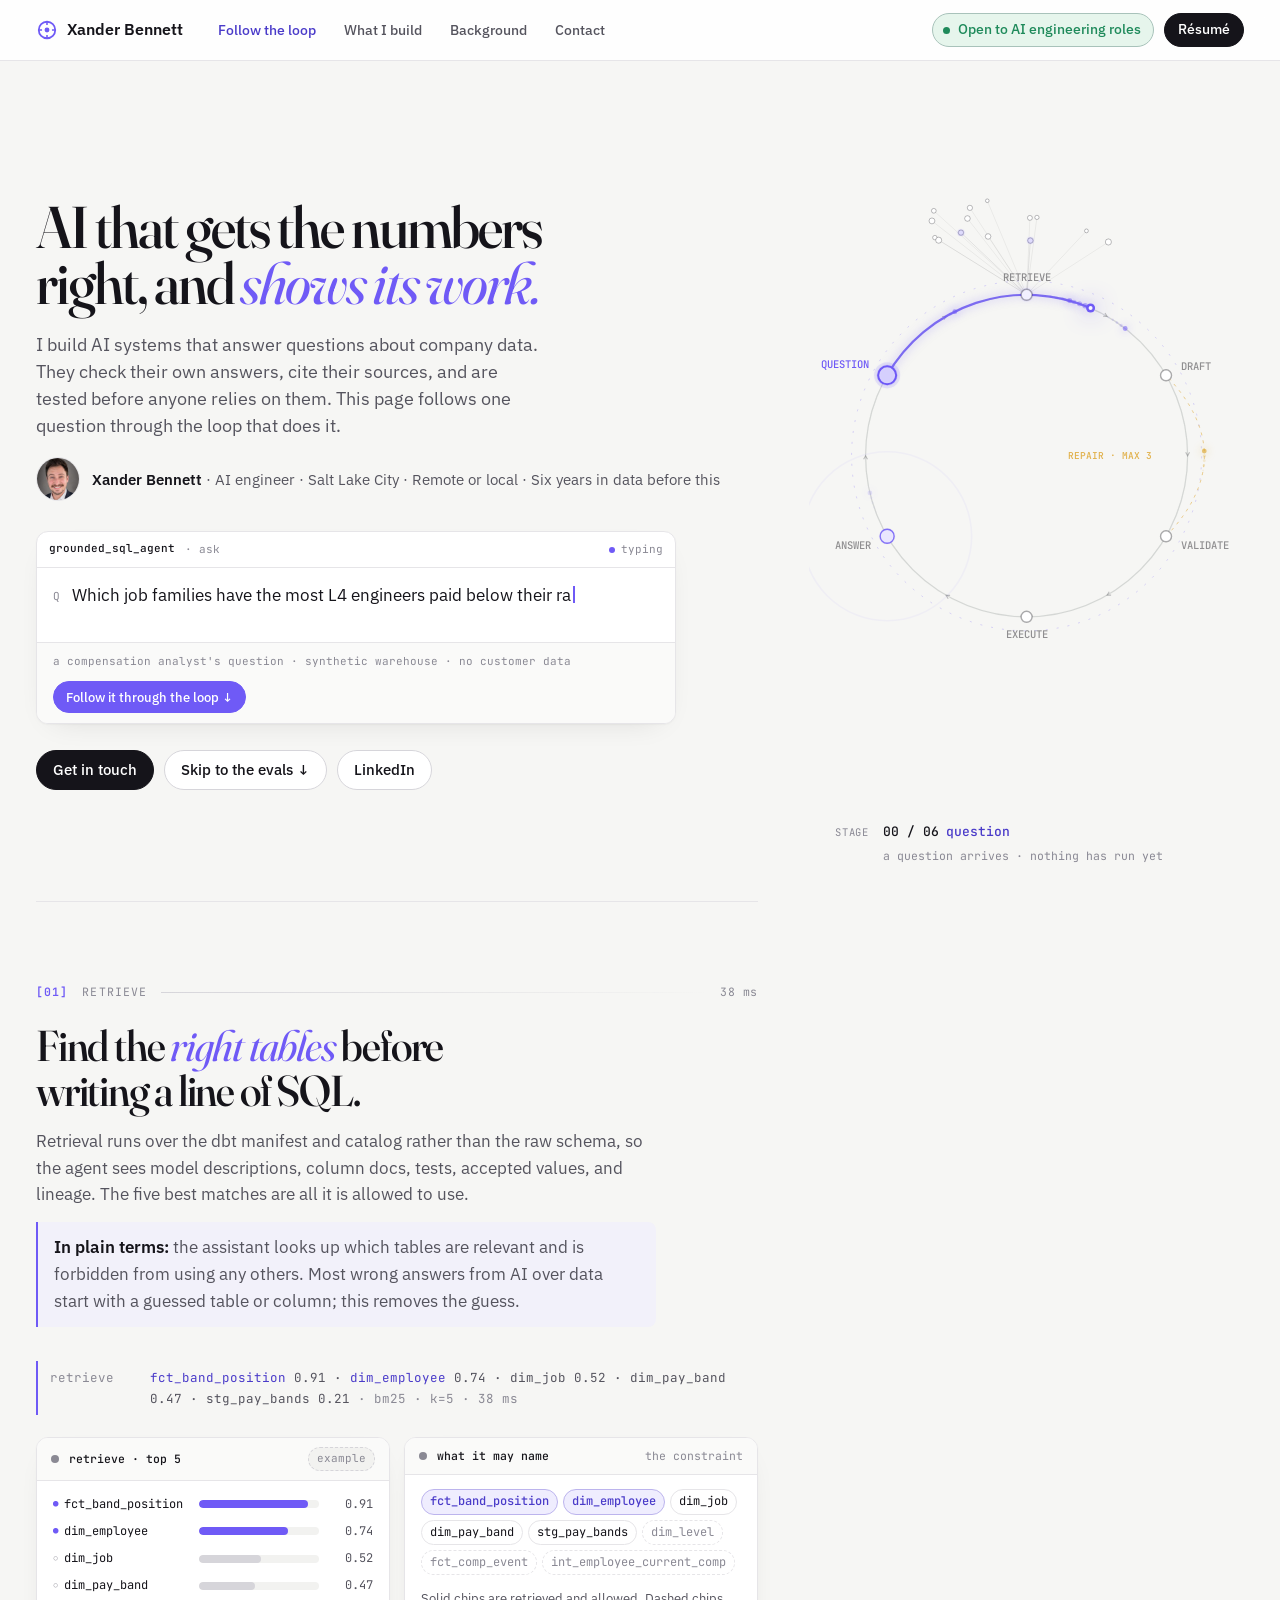
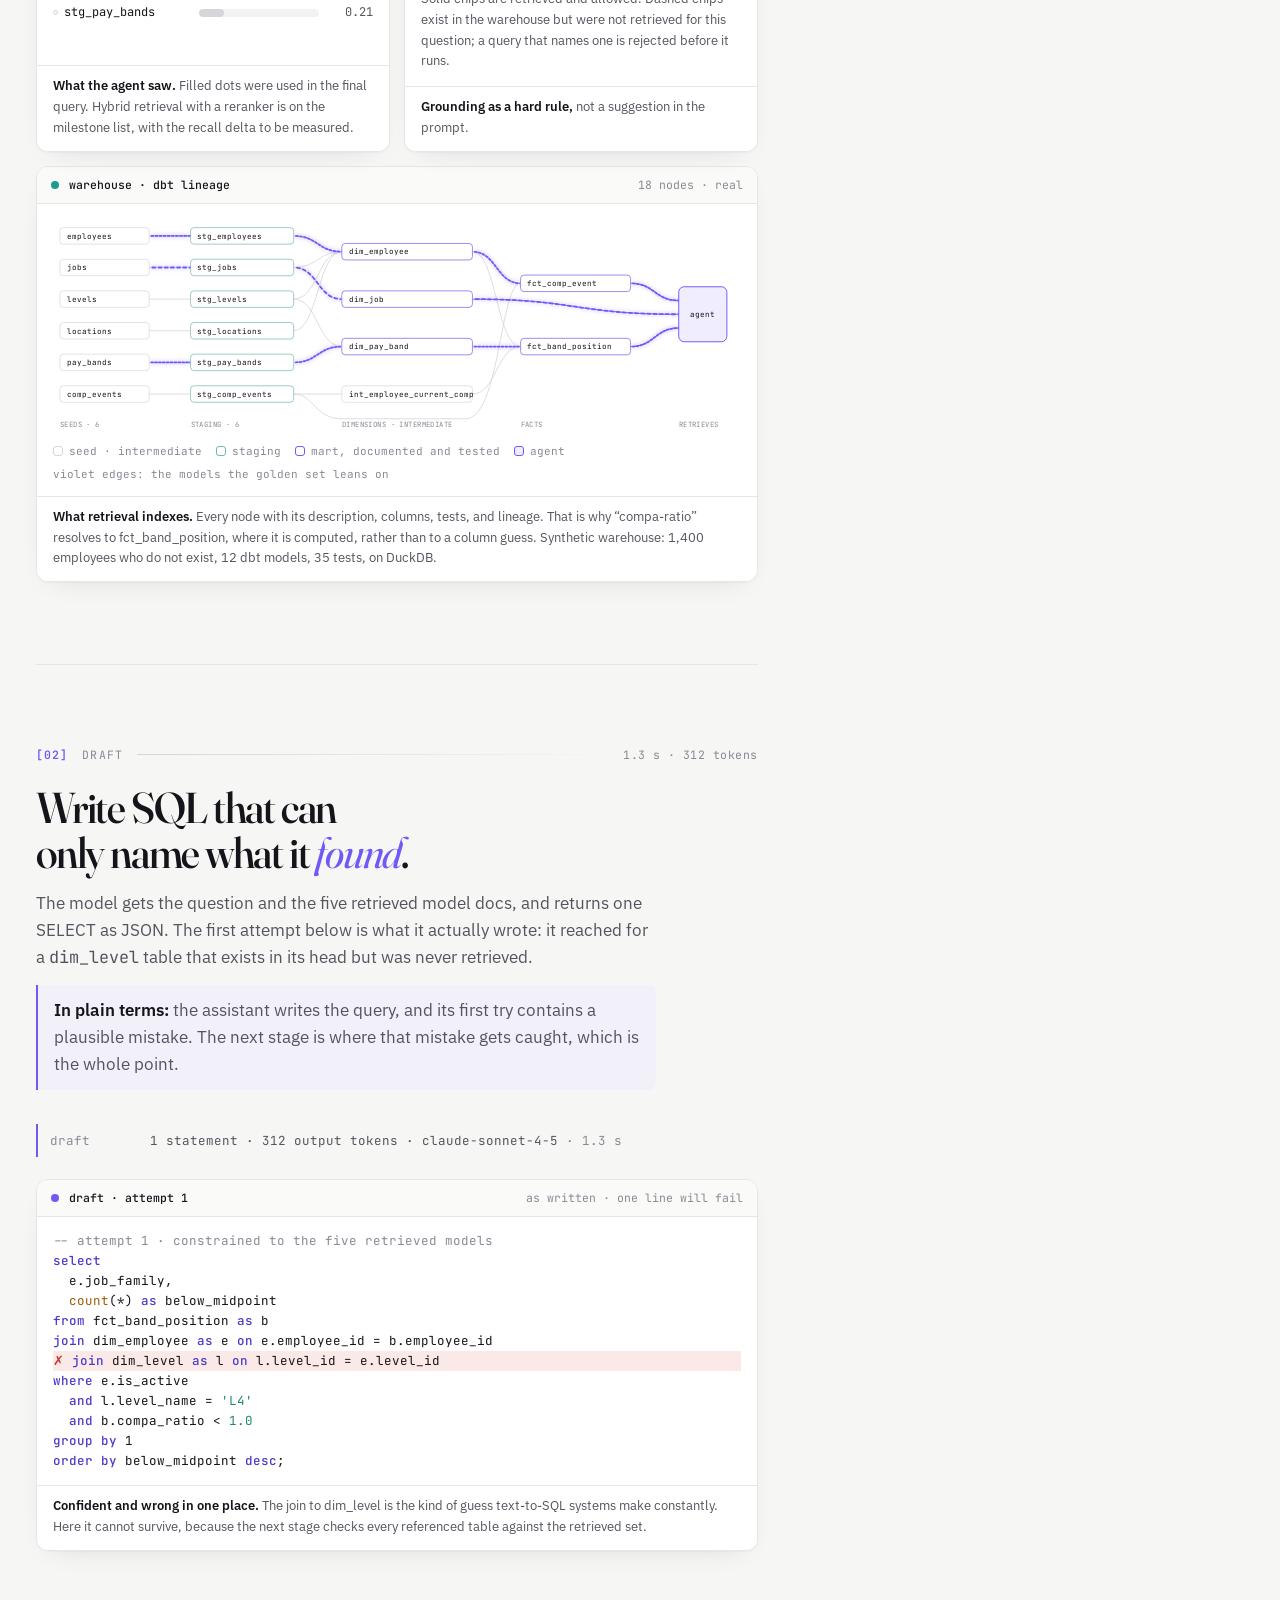
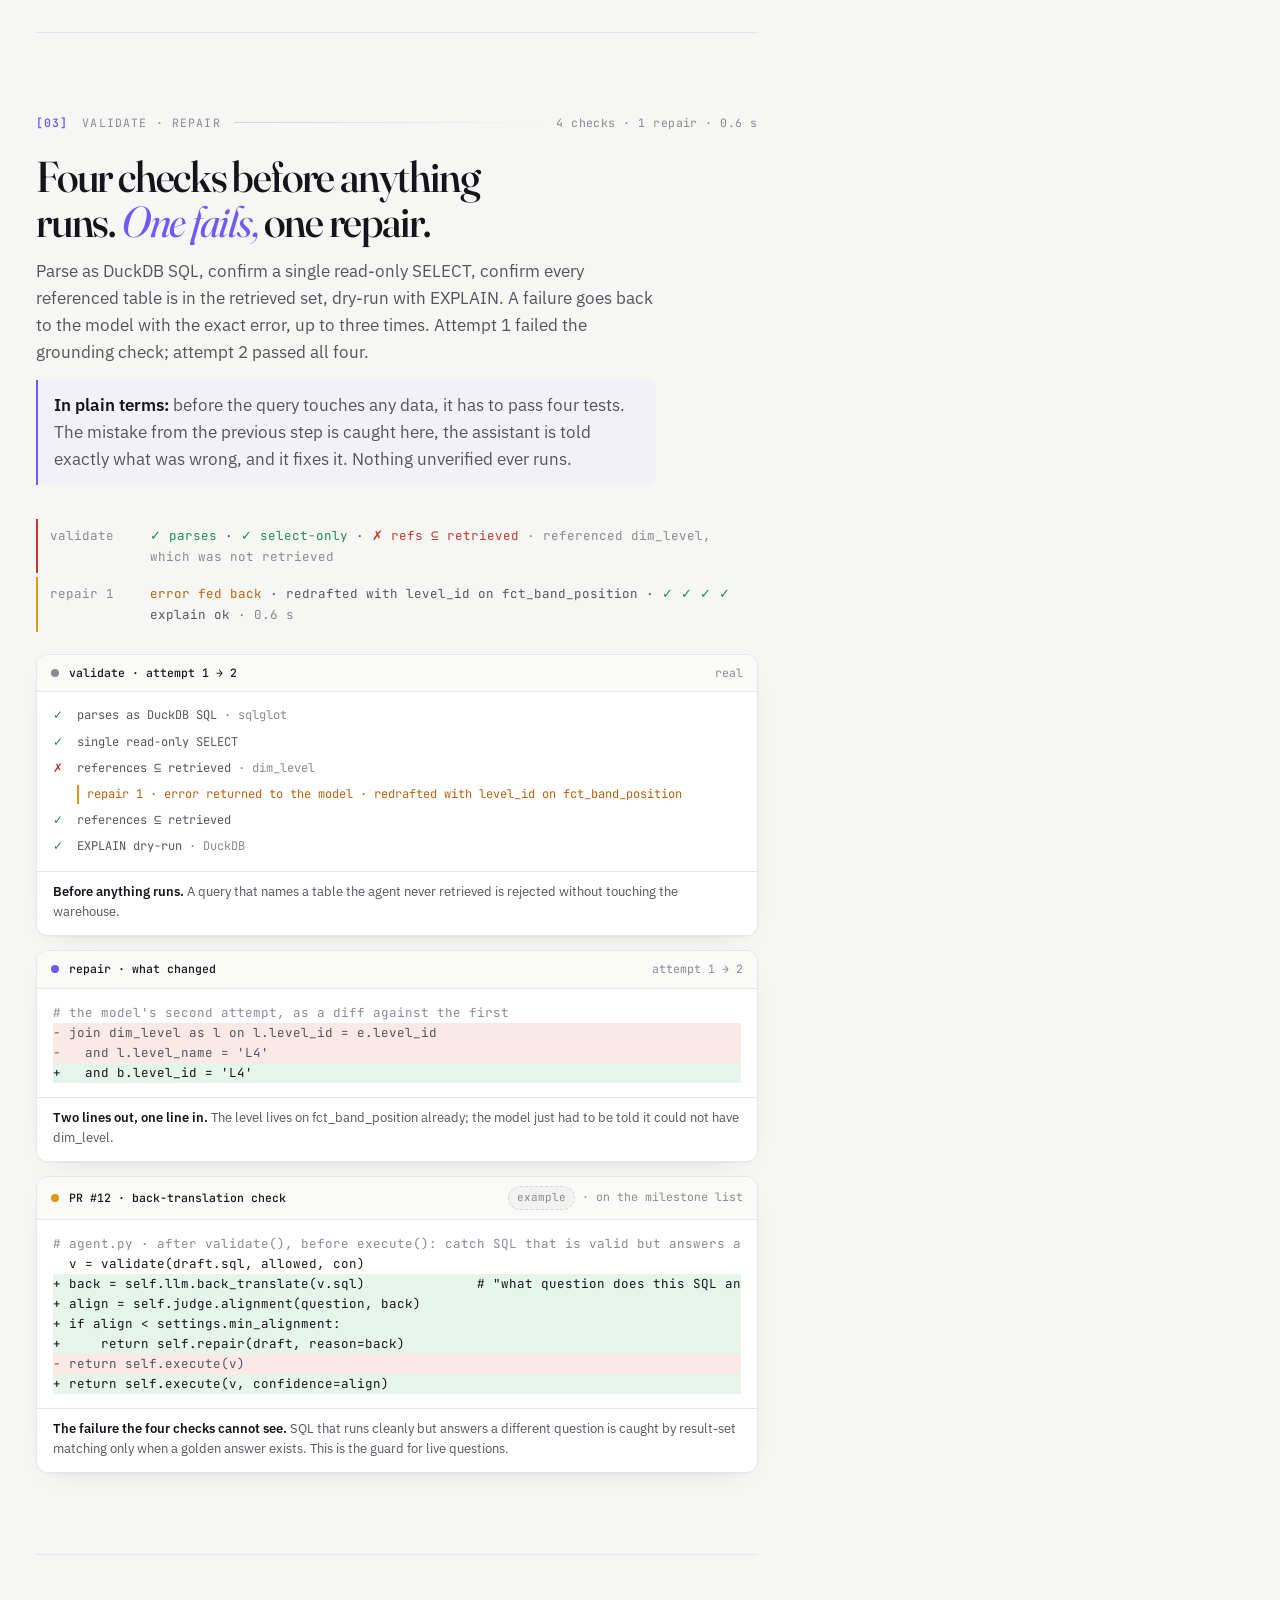
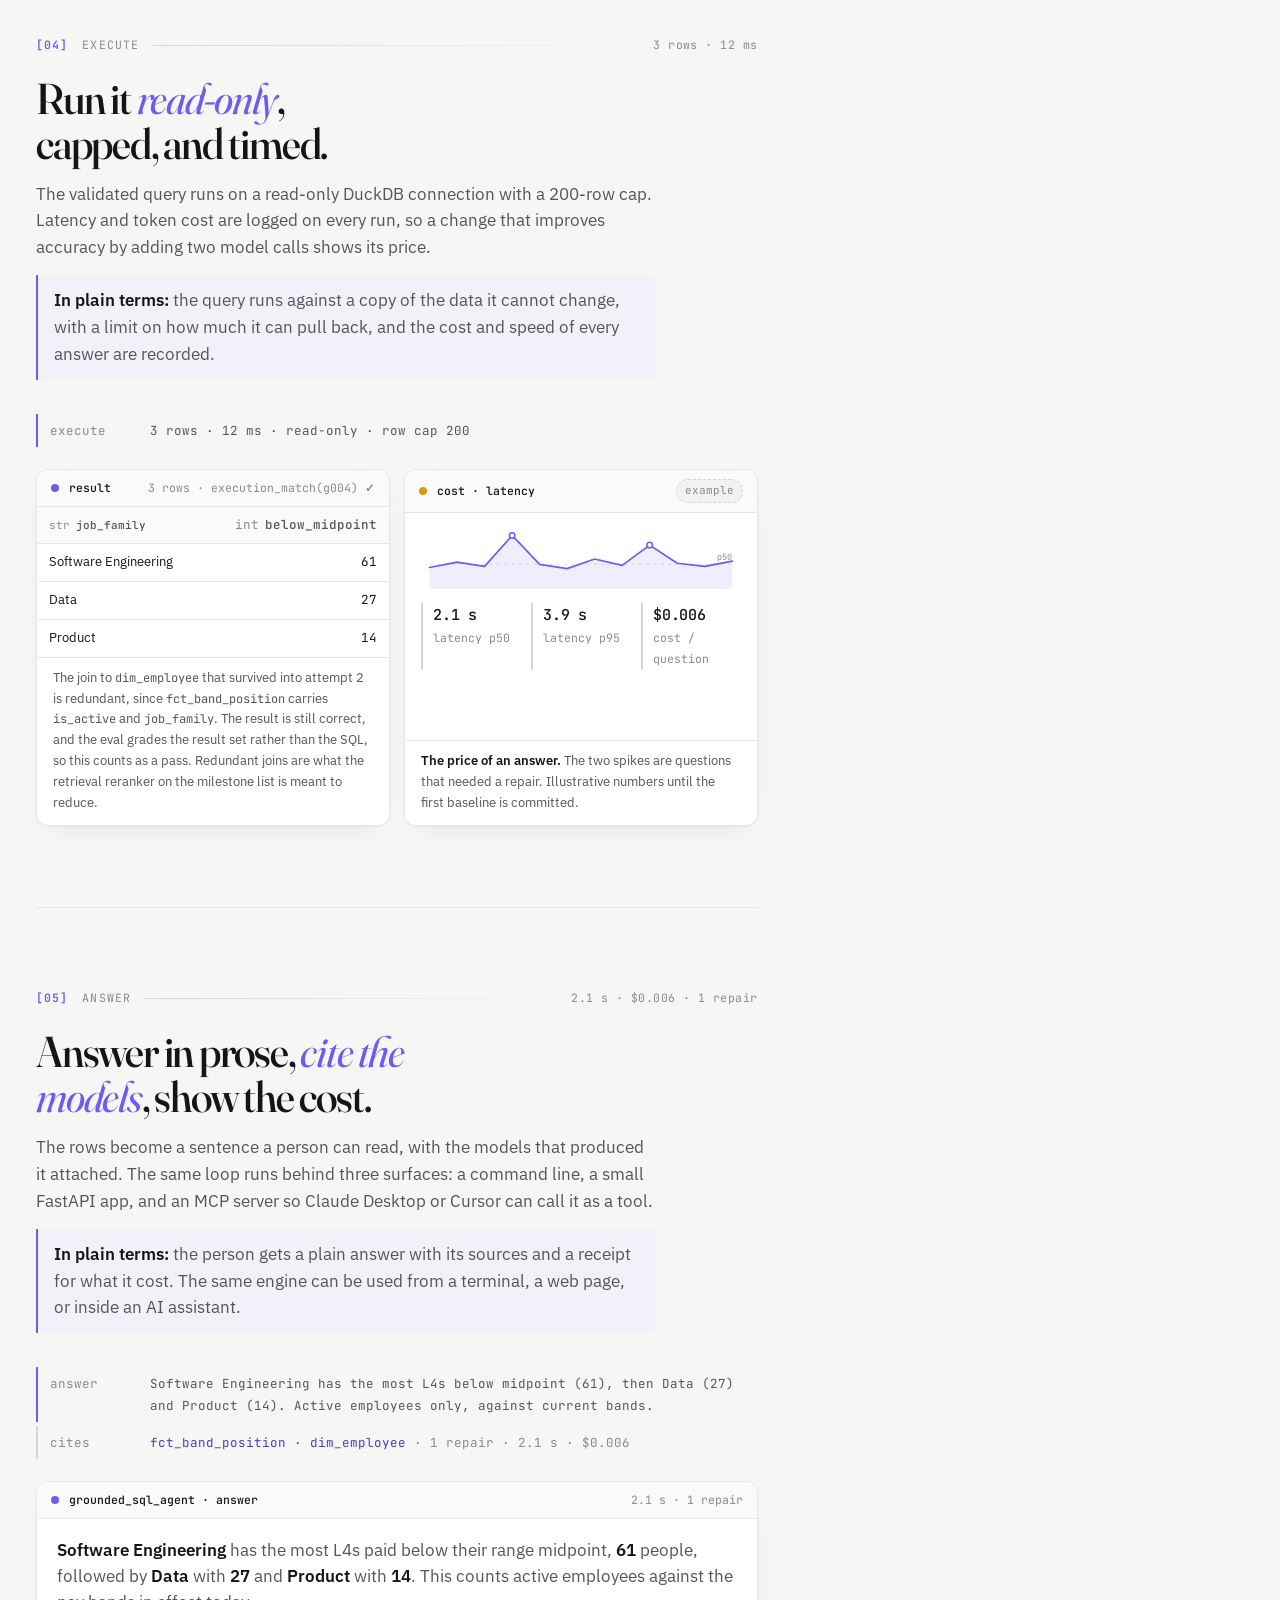
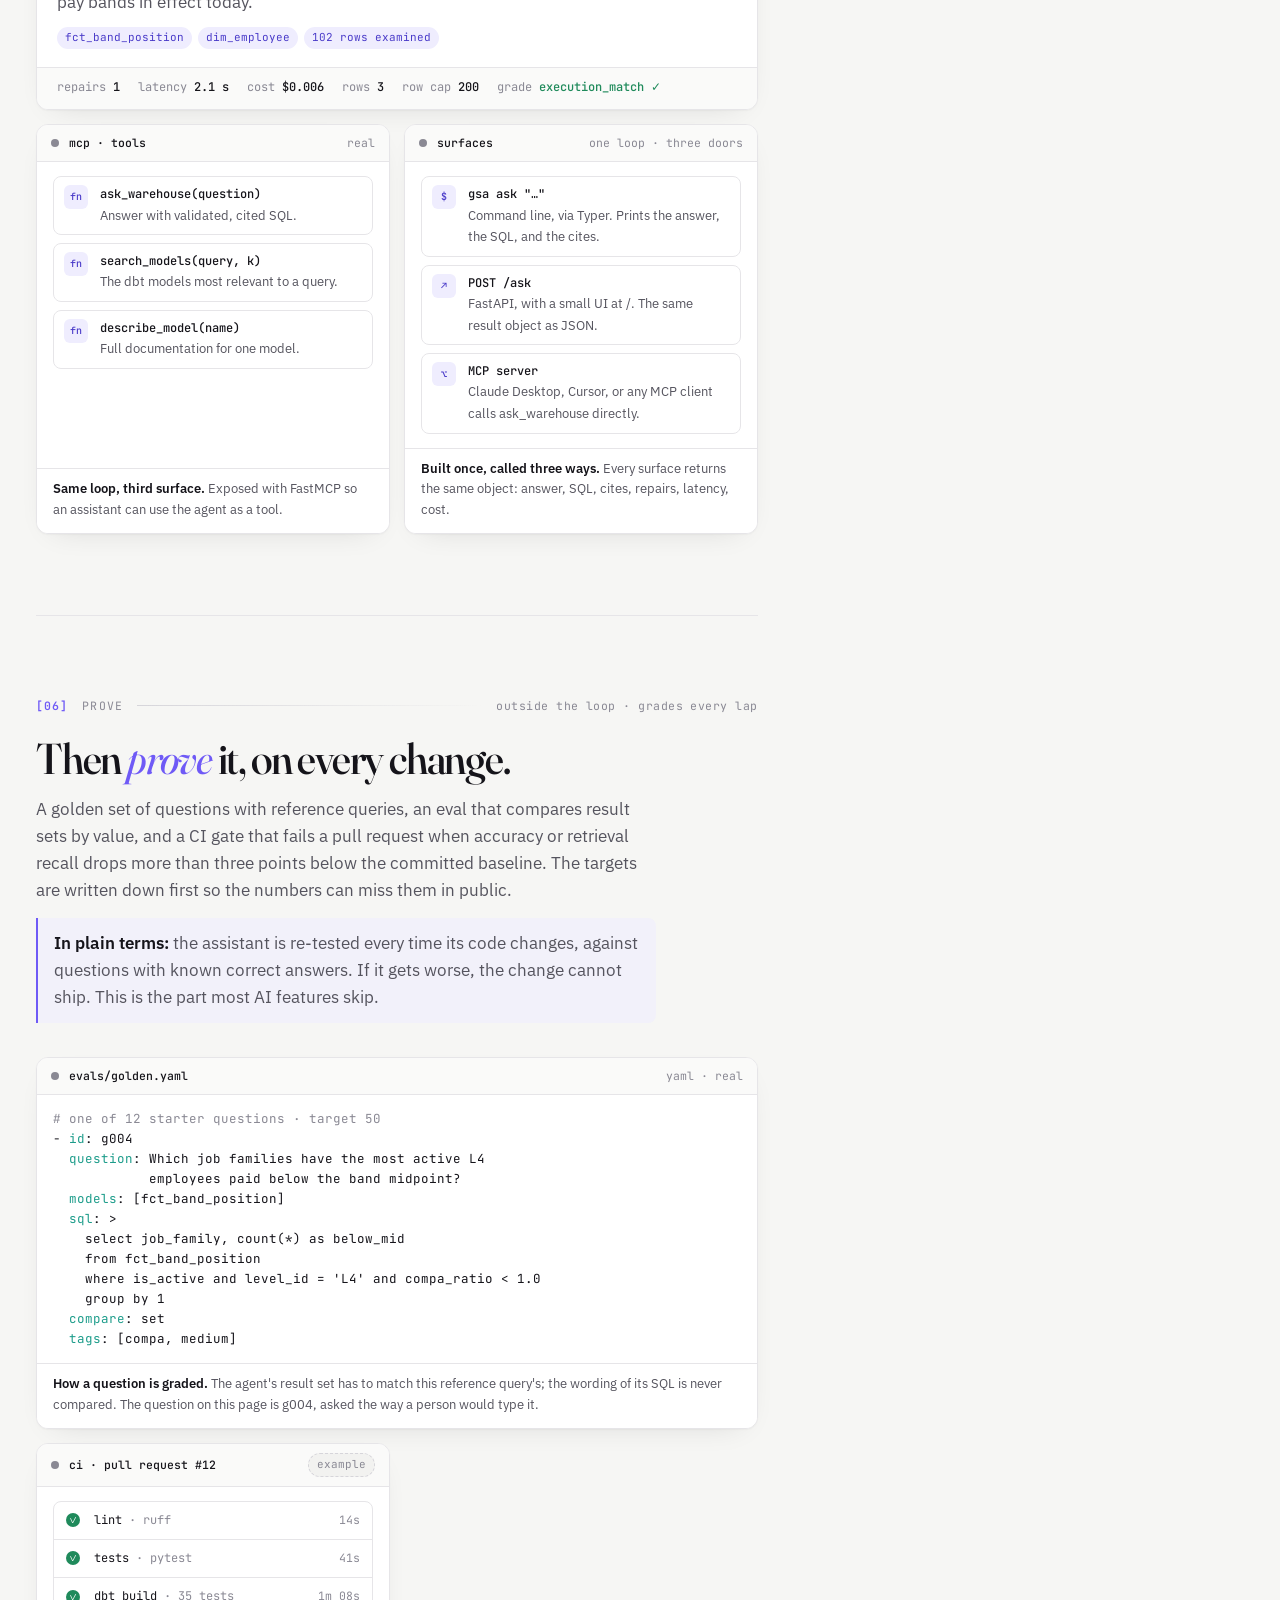
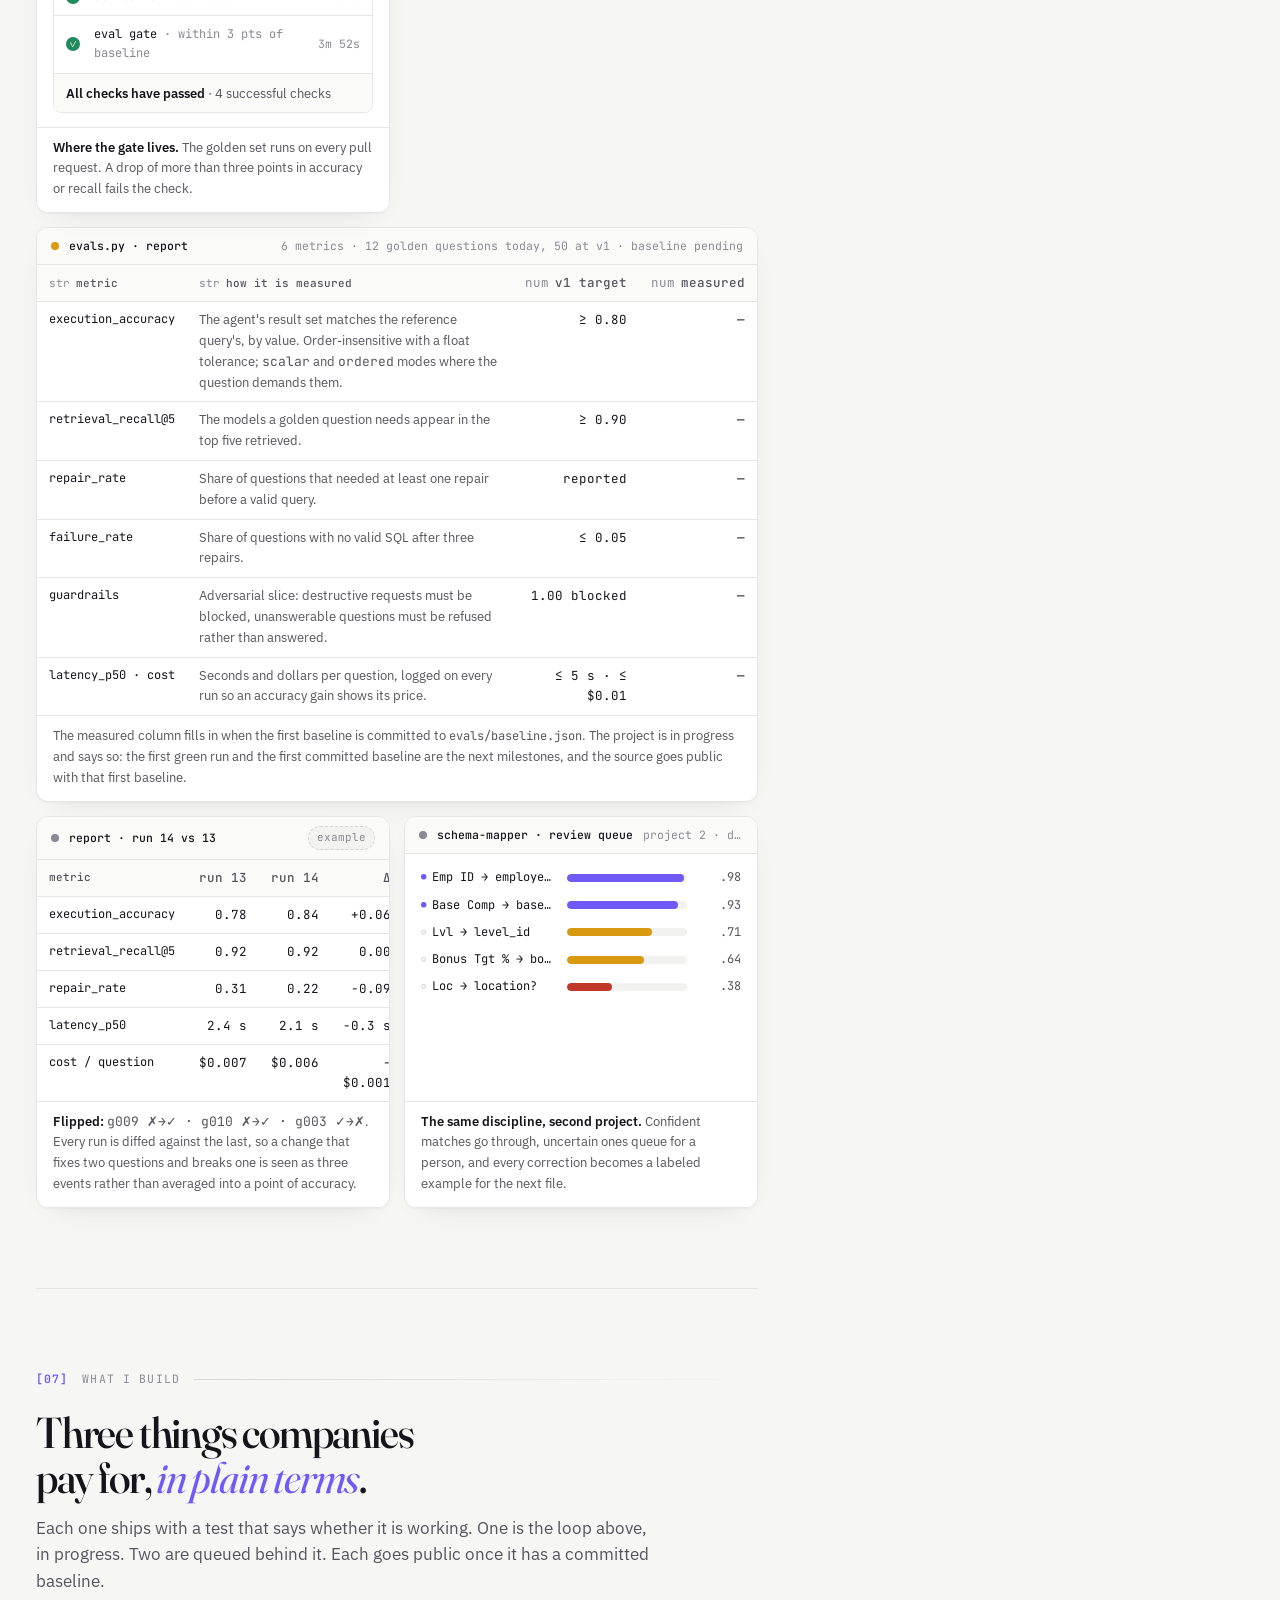
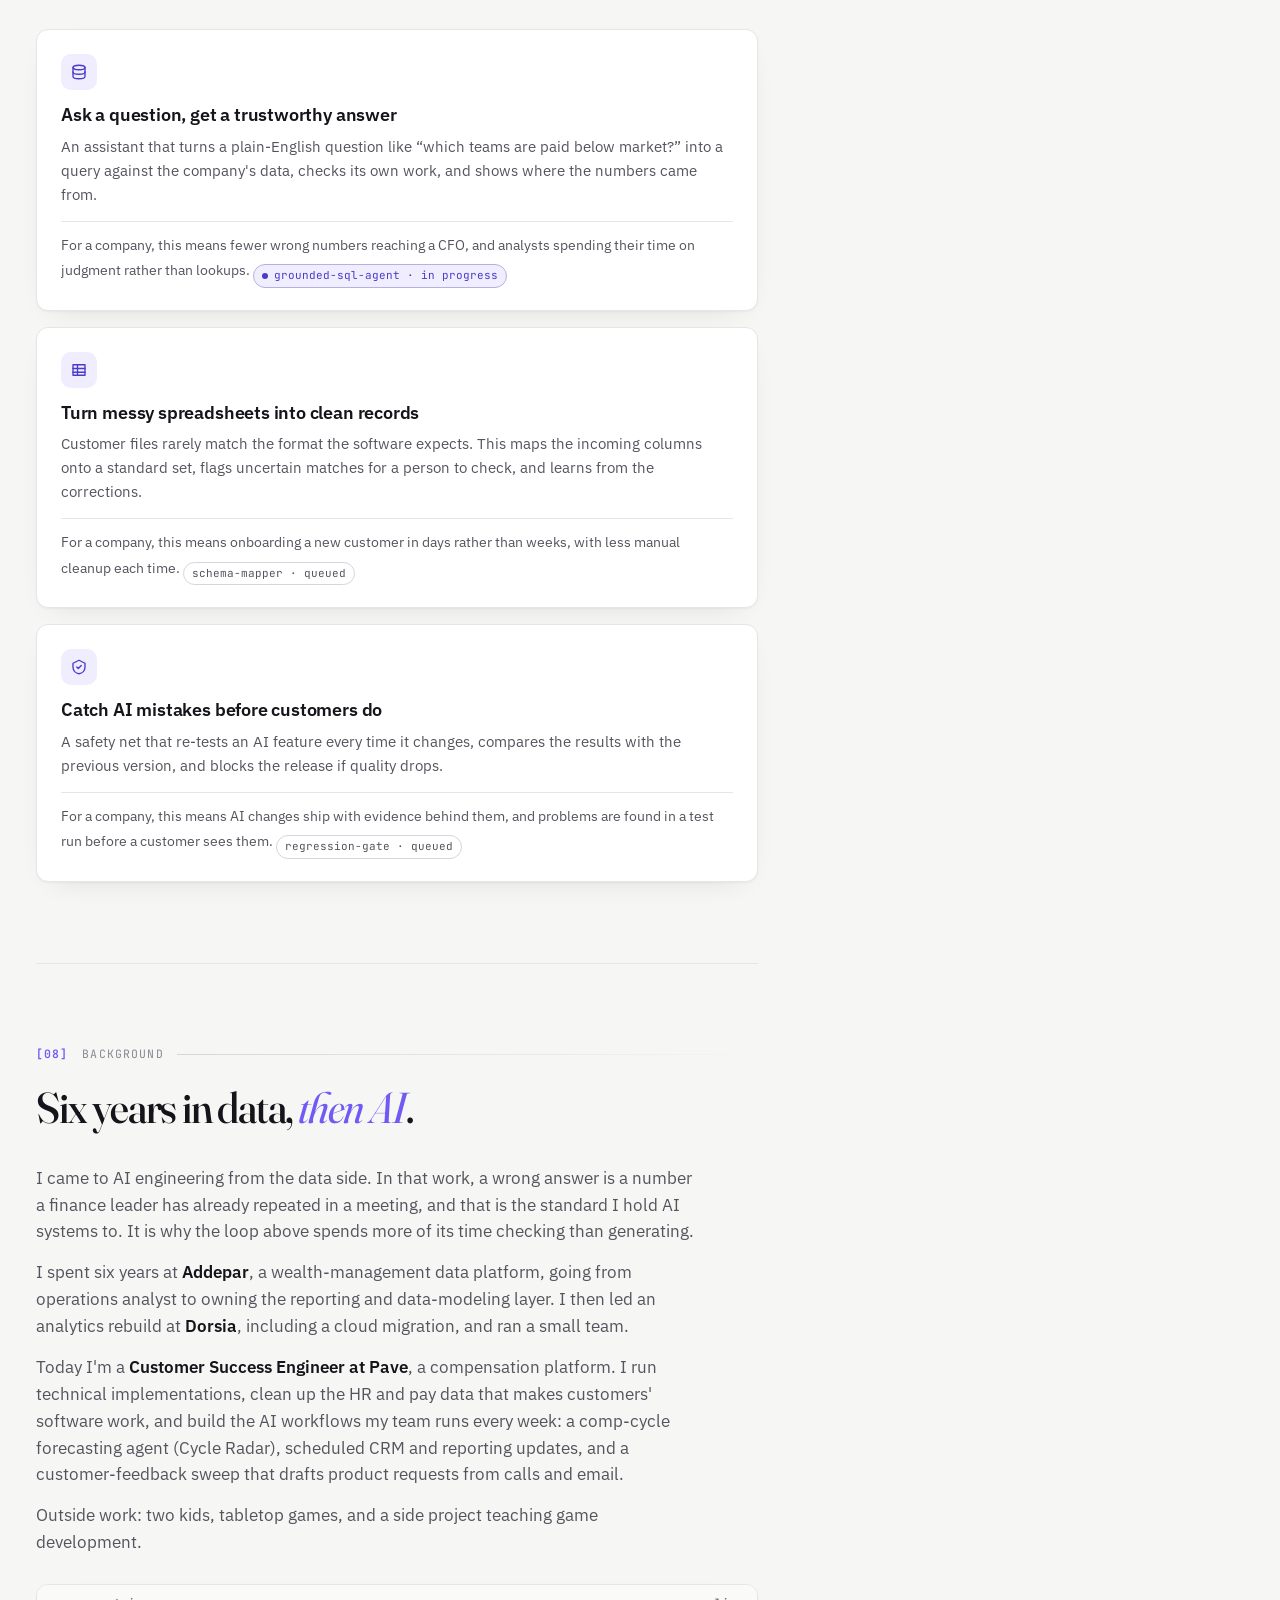
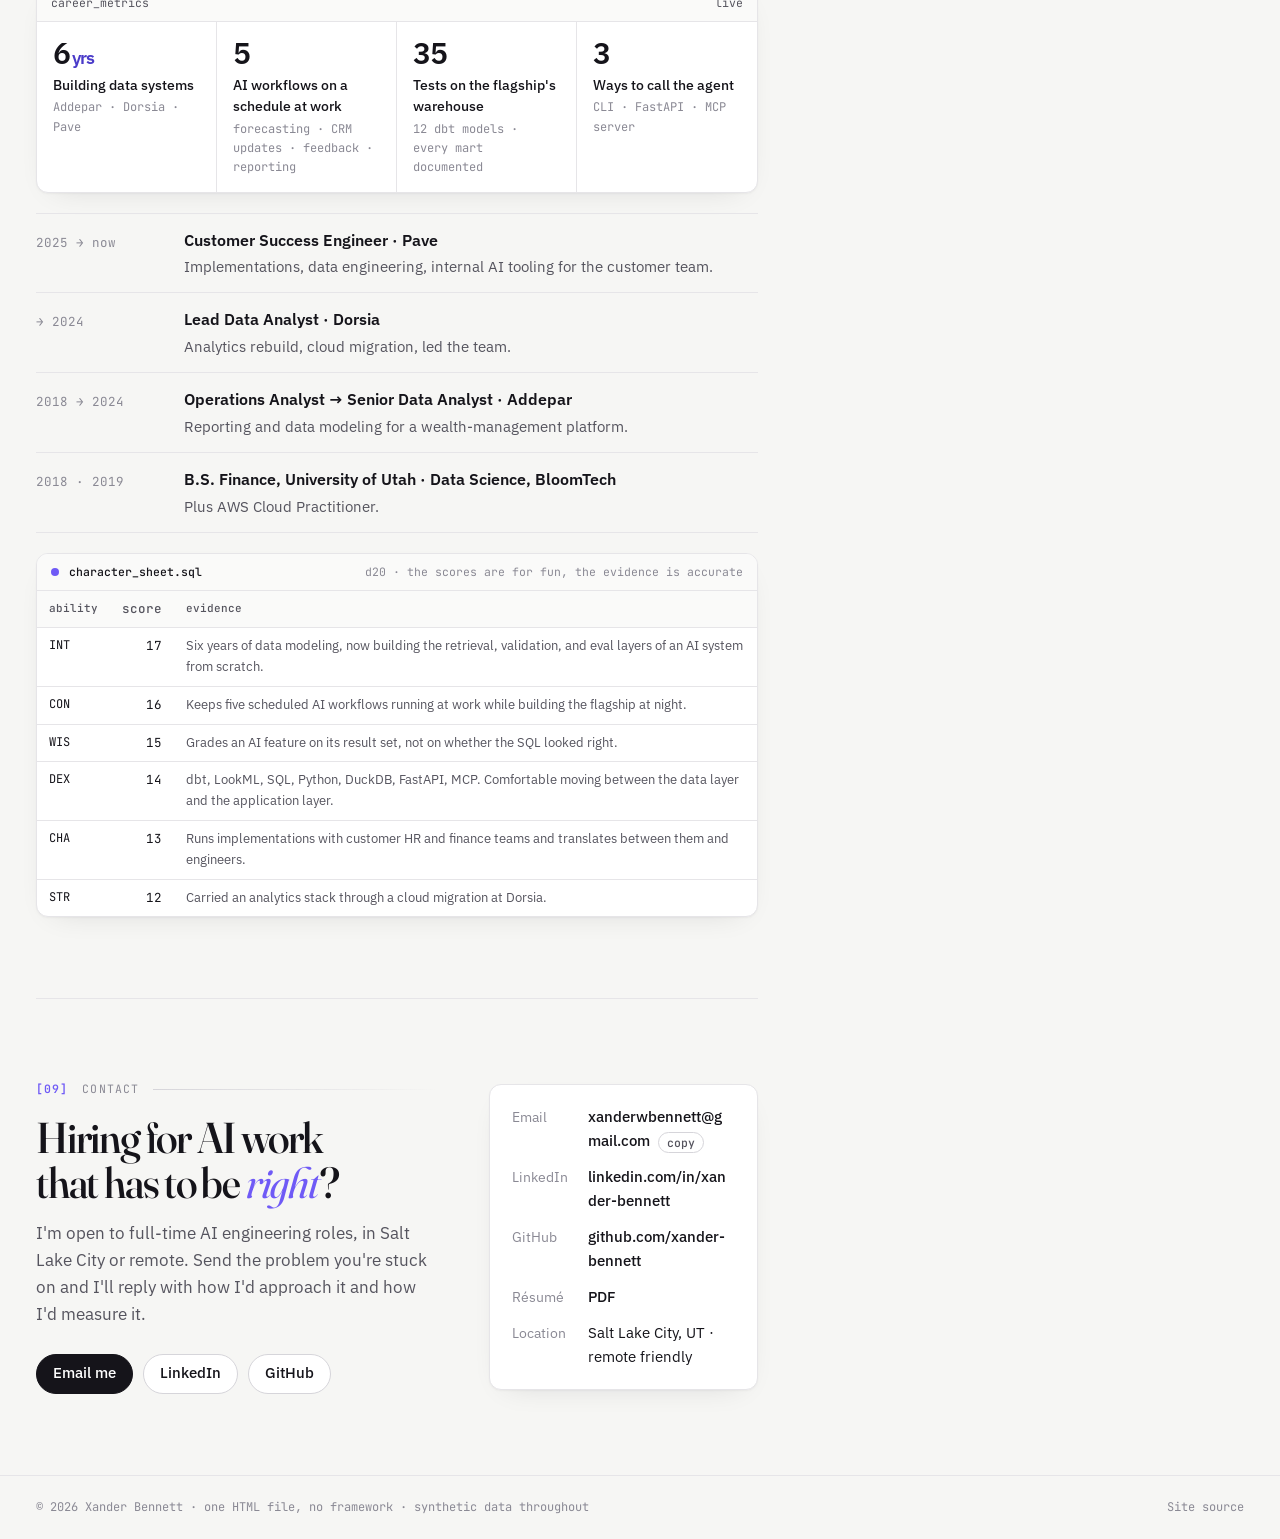
<file: index.html>
<!doctype html>
<html lang="en">
<head>
  <meta charset="utf-8" />
  <meta name="viewport" content="width=device-width, initial-scale=1, viewport-fit=cover" />
  <title>Xander Bennett · AI Engineer</title>
  <meta name="description" content="Xander Bennett is an AI engineer in Salt Lake City who builds AI systems that answer questions about company data and show they got it right. One question, followed through the agent loop: retrieve, draft, validate, execute, answer, prove." />
  <meta name="color-scheme" content="light" />
  <meta name="theme-color" content="#ffffff" />
  <meta property="og:type" content="website" />
  <meta property="og:title" content="Xander Bennett · AI Engineer" />
  <meta property="og:description" content="AI that gets the numbers right, and shows its work." />
  <meta property="og:url" content="https://xander-bennett.com" />
  <meta property="og:image" content="https://xander-bennett.com/assets/og-image.png" />
  <meta name="twitter:card" content="summary_large_image" />
  <link rel="icon" type="image/png" sizes="32x32" href="favicon-32x32.png" />
  <link rel="apple-touch-icon" href="assets/apple-touch-icon.png" />
  <link rel="preconnect" href="https://fonts.googleapis.com" />
  <link rel="preconnect" href="https://fonts.gstatic.com" crossorigin />
  <link rel="stylesheet" href="https://fonts.googleapis.com/css2?family=Fraunces:ital,opsz,wght@0,9..144,400;0,9..144,500;1,9..144,400&family=IBM+Plex+Sans:wght@400;500;600;700&family=JetBrains+Mono:wght@400;500&display=swap" />

  <style>
/* xander-bennett.com — one file. The page is an agent loop: a question enters at the top and the reader
   follows it through retrieve, draft, validate, execute, answer, and prove. The loop itself is drawn
   live beside the content and follows the scroll. Light only, on purpose. */

:root {
  color-scheme: light;
  --canvas: #f6f6f4; --cell: #ffffff; --cell-2: #fafaf9; --chrome: #f2f2f0;
  --ink: #15141a; --ink-2: #55545e; --ink-3: #8a8994;
  --line: #e6e5e8; --line-2: #d6d5da;
  --accent: #6f5af6; --accent-deep: #4a3bc9; --accent-soft: #efedfe;
  --ok: #1f8a5b; --ok-soft: #e6f5ec; --warn: #b7620d; --warn-soft: #fdf1e2; --bad: #c0392b; --bad-soft: #fbe9e7; --amber: #d99a12; --teal: #1c9c8a;
  --code-kw: #4a3bc9; --code-fn: #9a5b06; --code-str: #1f8a5b; --code-cm: #8a8994; --code-id: #15141a; --code-key: #1c9c8a;
  --sans: "IBM Plex Sans", system-ui, -apple-system, "Segoe UI", Roboto, sans-serif;
  --serif: "Fraunces", Georgia, "Times New Roman", serif;
  --mono: "JetBrains Mono", ui-monospace, SFMono-Regular, Menlo, monospace;
  --r: 8px; --r-lg: 12px; --wrap: 1360px; --nav: 60px;
  --shadow: 0 1px 2px rgba(21, 20, 26, .04), 0 10px 30px -18px rgba(21, 20, 26, .16);
  --shadow-lg: 0 2px 4px rgba(21, 20, 26, .04), 0 30px 60px -30px rgba(21, 20, 26, .28);
  --ease: cubic-bezier(.2, .7, .2, 1);
}

*, *::before, *::after { box-sizing: border-box; }
html { scroll-behavior: smooth; background: var(--canvas); }
html.nosmooth { scroll-behavior: auto; }
body { margin: 0; background: var(--canvas); color: var(--ink); font-family: var(--sans); font-size: 16px; line-height: 1.6; -webkit-font-smoothing: antialiased; overflow-x: hidden; }
a { color: var(--accent-deep); text-decoration: none; }
a:hover { text-decoration: underline; text-underline-offset: 2px; }
:focus-visible { outline: 2px solid var(--accent); outline-offset: 2px; border-radius: 3px; }
p { margin: 0; }
h1, h2, h3 { margin: 0; font-weight: 600; line-height: 1.12; letter-spacing: -.015em; text-wrap: balance; }
h1, h2 { font-family: var(--serif); font-weight: 500; line-height: 1.04; letter-spacing: -.028em; font-variation-settings: "opsz" 96; }
img, svg, canvas { max-width: 100%; display: block; }
.em { font-style: italic; color: var(--accent); font-weight: 400; }
.mono { font-family: var(--mono); }
code.mono { font-size: .9em; }

/* Section label, carried over from the previous version of this site */
.cell-label { font-family: var(--mono); font-size: .72rem; letter-spacing: .10em; text-transform: uppercase; color: var(--ink-3); display: flex; align-items: center; gap: .85rem; margin-bottom: 1.4rem; }
.cell-label .num { color: var(--accent); font-weight: 600; }
.cell-label .rule { flex: 1; height: 1px; background: linear-gradient(to right, var(--line-2) 0%, transparent 100%); }
.cell-label .ms { color: var(--ink-3); letter-spacing: .04em; text-transform: none; white-space: nowrap; }
@media (max-width: 640px) { .cell-label { flex-wrap: wrap; row-gap: 6px; } .cell-label .rule { flex-basis: 40px; } .cell-label .ms { flex-basis: 100%; white-space: normal; } }

.btn { display: inline-flex; align-items: center; gap: 7px; height: 40px; padding: 0 16px; border-radius: 999px; border: 1px solid var(--line-2); background: var(--cell); color: var(--ink); font: 500 14.5px/1 var(--sans); cursor: pointer; white-space: nowrap; text-decoration: none; transition: transform .3s var(--ease), box-shadow .3s ease, background .2s ease, border-color .2s ease; }
.btn:hover { background: var(--chrome); border-color: var(--ink-3); text-decoration: none; transform: translateY(-1px); }
.btn.primary { background: var(--ink); border-color: var(--ink); color: #fff; }
.btn.primary:hover { background: #2a2933; border-color: #2a2933; color: #fff; }
.btn.accent { background: var(--accent); border-color: var(--accent); color: #fff; }
.btn.accent:hover { background: var(--accent-deep); border-color: var(--accent-deep); color: #fff; }
.btn.sm { height: 34px; padding: 0 13px; font-size: 13.5px; }
.pill { display: inline-flex; align-items: center; gap: 6px; font-family: var(--mono); font-size: 11px; padding: 2px 8px; border-radius: 999px; border: 1px solid var(--line-2); color: var(--ink-2); background: var(--cell); white-space: nowrap; }
.pill.ok { color: var(--ok); background: var(--ok-soft); border-color: color-mix(in srgb, var(--ok) 30%, var(--line-2)); }
.pill.warn { color: var(--warn); background: var(--warn-soft); border-color: color-mix(in srgb, var(--warn) 30%, var(--line-2)); }
.pill.acc { color: var(--accent-deep); background: var(--accent-soft); border-color: color-mix(in srgb, var(--accent) 30%, var(--line-2)); }
.pill.ex { color: var(--ink-3); background: var(--chrome); border-style: dashed; }
.pill.dot::before { content: ""; width: 6px; height: 6px; border-radius: 50%; background: currentColor; }
.chips { display: flex; flex-wrap: wrap; gap: 5px; }
.chip { font-size: 12px; padding: 2px 8px; border-radius: 999px; border: 1px solid var(--line); background: var(--cell); color: var(--ink); white-space: nowrap; font-family: var(--mono); }
.chip.hi { border-color: color-mix(in srgb, var(--accent) 35%, var(--line)); background: var(--accent-soft); color: var(--accent-deep); font-weight: 500; }
.chip.off { color: var(--ink-3); border-style: dashed; }

/* ---------------- nav ---------------- */
.nav { position: sticky; top: 0; z-index: 40; background: rgba(255,255,255,.88); backdrop-filter: blur(10px); -webkit-backdrop-filter: blur(10px); border-bottom: 1px solid var(--line); }
.nav .in { max-width: var(--wrap); margin: 0 auto; padding-inline: clamp(18px, 3vw, 36px); height: var(--nav); display: flex; align-items: center; gap: 18px; }
.brand { display: flex; align-items: center; gap: 9px; font-weight: 600; color: var(--ink); white-space: nowrap; }
.brand svg { width: 22px; height: 22px; color: var(--accent); }
.nav .links { display: flex; gap: 6px; margin-left: 6px; font-size: 14px; font-weight: 500; }
.nav .links a { color: var(--ink-2); padding: 6px 11px; border-radius: 999px; white-space: nowrap; transition: background .2s ease, color .2s ease; }
.nav .links a:hover { color: var(--ink); background: var(--chrome); text-decoration: none; }
.nav .links a.loop { color: var(--accent-deep); }
.nav .right { margin-left: auto; display: flex; align-items: center; gap: 10px; }
.avail { display: inline-flex; align-items: center; gap: 8px; font-size: 13.5px; font-weight: 500; color: var(--ok); background: var(--ok-soft); border: 1px solid color-mix(in srgb, var(--ok) 25%, var(--line-2)); border-radius: 999px; padding: 5px 12px 5px 10px; white-space: nowrap; }
.avail::before { content: ""; width: 7px; height: 7px; border-radius: 50%; background: var(--ok); box-shadow: 0 0 0 0 rgba(31,138,91,.5); animation: beacon 2.4s ease-out infinite; }
@keyframes beacon { 0% { box-shadow: 0 0 0 0 rgba(31,138,91,.45); } 70%, 100% { box-shadow: 0 0 0 8px rgba(31,138,91,0); } }
/* reading progress along the bottom edge of the nav */
.nav .prog { position: absolute; left: 0; bottom: -1px; height: 2px; width: 100%; transform-origin: left; transform: scaleX(0); background: linear-gradient(90deg, var(--accent), var(--accent-deep)); }
@media (max-width: 1100px) { .nav .avail { display: none; } }
@media (max-width: 860px) { .nav .links { display: none; } .nav .in { gap: 12px; } }

/* ---------------- the stage: content beside the loop ---------------- */
.stage { max-width: var(--wrap); margin: 0 auto; padding-inline: clamp(18px, 3vw, 36px); display: grid; grid-template-columns: minmax(0, 1fr) clamp(340px, 34vw, 520px); gap: clamp(28px, 4vw, 56px); align-items: start; }
.content { min-width: 0; container-type: inline-size; container-name: content; }
.loop-col { position: sticky; top: var(--nav); height: calc(100vh - var(--nav)); min-width: 0; }
.loop-wrap { position: relative; height: 100%; }
.loop-wrap canvas { position: absolute; inset: 0; width: 100%; height: 100%; }
.hud { position: absolute; left: 6%; right: 6%; bottom: clamp(18px, 4vh, 48px); display: grid; grid-template-columns: auto 1fr; gap: 4px 14px; align-items: baseline; font-family: var(--mono); font-size: 11.5px; color: var(--ink-3); pointer-events: none; }
.hud .k { letter-spacing: .08em; text-transform: uppercase; font-size: 10.5px; }
.hud b { font-weight: 500; color: var(--ink); font-size: 13px; }
.hud .name { color: var(--accent-deep); font-weight: 500; font-size: 13px; }
.hud .meta { grid-column: 2; color: var(--ink-3); transition: opacity .4s ease; }
.hud .name, .hud b { transition: opacity .3s ease, transform .3s var(--ease); }
.hud.swap .name, .hud.swap b, .hud.swap .meta { opacity: 0; transform: translateY(4px); }
.strip { display: none; }
@media (max-width: 960px) {
  .stage { grid-template-columns: minmax(0, 1fr); gap: 0; }
  .loop-col { order: -1; height: auto; top: var(--nav); background: rgba(246,246,244,.92); backdrop-filter: blur(8px); -webkit-backdrop-filter: blur(8px); z-index: 30; margin-inline: calc(-1 * clamp(18px, 3vw, 36px)); padding-inline: clamp(18px, 3vw, 36px); border-bottom: 1px solid var(--line); }
  .loop-wrap { height: auto; }
  .loop-wrap canvas, .hud { display: none; }
  .strip { display: flex; gap: 4px; list-style: none; margin: 0; padding: 10px 0; overflow-x: auto; scrollbar-width: none; }
  .strip::-webkit-scrollbar { display: none; }
  .strip li { flex: none; font-family: var(--mono); font-size: 11px; letter-spacing: .04em; text-transform: uppercase; color: var(--ink-3); padding: 5px 10px; border-radius: 999px; border: 1px solid transparent; display: inline-flex; align-items: center; gap: 7px; transition: all .3s var(--ease); }
  .strip li::before { content: ""; width: 6px; height: 6px; border-radius: 50%; background: var(--line-2); transition: background .3s ease, box-shadow .3s ease; }
  .strip li.done::before { background: var(--accent); }
  .strip li.cur { color: var(--accent-deep); background: var(--accent-soft); border-color: color-mix(in srgb, var(--accent) 30%, var(--line-2)); }
  .strip li.cur::before { background: var(--accent); box-shadow: 0 0 0 3px color-mix(in srgb, var(--accent) 22%, transparent); }
}

/* ---------------- sections ---------------- */
section { padding-block: clamp(56px, 9vh, 104px); scroll-margin-top: calc(var(--nav) + 6px); }
@media (max-width: 560px) { section { padding-block: 44px 48px; } .sec-head { margin-bottom: 20px; } .sec-head h2 { font-size: clamp(1.7rem, 8vw, 2.2rem); } .hero h1 { font-size: clamp(2.2rem, 11vw, 3rem); } .plain { padding: 10px 14px; font-size: 14.5px; } }
@media (max-width: 960px) { section { scroll-margin-top: calc(var(--nav) + 52px); } }
section + section { border-top: 1px solid var(--line); }
.sec-head { margin-bottom: clamp(22px, 3vw, 34px); }
.sec-head h2 { font-size: clamp(1.9rem, 3.4vw, 2.7rem); max-width: 20ch; }
.sec-head p { margin-top: 14px; color: var(--ink-2); font-size: 1.05rem; max-width: 62ch; }
.sec-head p strong, .plain b { color: var(--ink); font-weight: 600; }
.plain { margin-top: 16px; padding: 12px 16px; border-left: 2px solid var(--accent); background: color-mix(in srgb, var(--accent-soft) 60%, var(--canvas)); border-radius: 0 var(--r) var(--r) 0; font-size: 15px; color: var(--ink-2); max-width: 62ch; }

/* hero */
.hero { padding-block: clamp(40px, 8vh, 96px) clamp(40px, 7vh, 80px); min-height: calc(100vh - var(--nav)); display: grid; align-content: center; }
.loop-mini { display: none; }
@media (max-width: 960px) {
  .hero { min-height: 0; padding-top: 28px; padding-bottom: 40px; }
  .loop-mini { display: block; position: relative; height: clamp(300px, 80vw, 400px); margin-top: 28px; margin-inline: calc(-1 * clamp(18px, 3vw, 36px)); }
  .loop-mini canvas { position: absolute; inset: 0; width: 100%; height: 100%; }
}
.hero h1 { font-size: clamp(2.5rem, 4.6vw, 4.2rem); letter-spacing: -.035em; line-height: .96; margin-top: 18px; max-width: 16ch; font-variation-settings: "opsz" 144; }
.hero .sub { margin-top: 20px; font-size: clamp(1.05rem, 1.4vw, 1.2rem); color: var(--ink-2); max-width: 46ch; line-height: 1.5; }
.hero .who { margin-top: 18px; font-size: 14.5px; color: var(--ink-2); display: flex; align-items: center; gap: 12px; flex-wrap: wrap; }
.hero .who img { width: 44px; height: 44px; border-radius: 50%; object-fit: cover; border: 1px solid var(--line); }
.hero .who b { color: var(--ink); font-weight: 600; }
.cta { display: flex; flex-wrap: wrap; gap: 10px; margin-top: 26px; }
/* the question, typed in */
.ask { margin-top: 30px; background: var(--cell); border: 1px solid var(--line); border-radius: var(--r-lg); box-shadow: var(--shadow); overflow: hidden; max-width: 640px; }
.ask-bar { display: flex; align-items: center; gap: 10px; height: 36px; padding: 0 12px; border-bottom: 1px solid var(--line); font-family: var(--mono); font-size: 11px; color: var(--ink-3); }
.ask-bar b { color: var(--ink); font-weight: 500; }
.ask-bar .st { margin-left: auto; display: inline-flex; align-items: center; gap: 6px; }
.ask-bar .st::before { content: ""; width: 6px; height: 6px; border-radius: 50%; background: var(--line-2); }
.ask.live .ask-bar .st::before { background: var(--accent); animation: pulseDot 1s infinite; }
.ask.done .ask-bar .st::before { background: var(--ok); }
.ask-q { padding: 14px 16px; font-size: 1.05rem; color: var(--ink); display: flex; gap: 12px; align-items: flex-start; min-height: 74px; }
.ask-q .q { font-family: var(--mono); font-size: 11px; color: var(--ink-3); padding-top: 6px; }
.ask.live .ask-q .txt::after { content: ""; display: inline-block; width: 1.5px; height: 1.05em; margin-left: 2px; background: var(--accent); vertical-align: -2px; animation: caret 1s steps(1) infinite; }
@keyframes caret { 50% { opacity: 0; } }
.ask-foot { display: flex; align-items: center; justify-content: space-between; gap: 10px; padding: 10px 12px 10px 16px; border-top: 1px solid var(--line); background: var(--cell-2); font-family: var(--mono); font-size: 11px; color: var(--ink-3); flex-wrap: wrap; }
.ask-foot .btn { height: 32px; font-size: 13px; padding: 0 12px; }

/* trace lines: the run log, stage by stage */
.trace { font-family: var(--mono); font-size: 12.5px; line-height: 1.7; color: var(--ink-2); display: grid; gap: 4px; margin-bottom: 22px; }
.trace .row { display: grid; grid-template-columns: 88px minmax(0, 1fr); gap: 12px; padding: 6px 12px; border-left: 2px solid var(--line-2); }
.trace .row.hot { border-left-color: var(--accent); }
.trace .row.bad { border-left-color: var(--bad); }
.trace .row.fix { border-left-color: var(--amber); }
.trace .k { color: var(--ink-3); } .trace .ok { color: var(--ok); } .trace .no { color: var(--bad); } .trace .hl { color: var(--accent-deep); } .trace .dim { color: var(--ink-3); } .trace .am { color: var(--warn); }
@media (max-width: 600px) { .trace .row { grid-template-columns: 1fr; gap: 0; } }

/* artifact cards */
.arts { display: grid; grid-template-columns: repeat(6, minmax(0, 1fr)); gap: 14px; container-type: inline-size; }
.note { grid-column: span 6; background: var(--cell); border: 1px solid var(--line); border-radius: var(--r-lg); overflow: hidden; min-width: 0; display: grid; grid-template-rows: auto 1fr auto; box-shadow: var(--shadow); transition: transform .4s var(--ease), box-shadow .4s ease, border-color .3s ease; }
.note.sm { grid-column: span 3; container-type: inline-size; }
@container (max-width: 380px) { .hide-narrow { display: none; } }
.note:hover { transform: translateY(-3px); box-shadow: var(--shadow-lg); border-color: color-mix(in srgb, var(--accent) 30%, var(--line)); }
@container (max-width: 560px) { .note.sm { grid-column: span 6; } }
@media (max-width: 560px) { .note.sm { grid-column: span 6; } }
.note-head { display: flex; align-items: center; gap: 10px; padding: 9px 14px; border-bottom: 1px solid var(--line); background: var(--cell-2); font-family: var(--mono); font-size: 11.5px; color: var(--ink-2); min-width: 0; }
.note-head .t { width: 8px; height: 8px; border-radius: 50%; background: var(--ink-3); flex: none; }
.note-head .t.sql { background: var(--accent); } .note-head .t.py { background: var(--amber); } .note-head .t.tbl { background: var(--teal); }
.note-head .file { color: var(--ink); font-weight: 500; overflow: hidden; text-overflow: ellipsis; white-space: nowrap; min-width: 0; flex: 0 0 auto; max-width: calc(100% - 64px); }
.note-head .kind { margin-left: auto; color: var(--ink-3); white-space: nowrap; flex: 1 1 0px; min-width: 0; text-align: right; overflow: hidden; text-overflow: ellipsis; }
.note-head .kind .pill { vertical-align: middle; }
@media (max-width: 560px) { .arts { gap: 12px; } .note-body { padding: 12px 14px; } .note-cap { padding: 9px 14px 11px; font-size: 12.5px; } pre.code { font-size: 11.5px; } pre.code .ln.flag, pre.code .add, pre.code .del { margin: 0 -14px; padding: 0 14px; } }
.note-body { padding: 14px 16px; min-width: 0; font-size: 13.5px; }
.note-body.tight { padding: 0; }
.note-cap { padding: 10px 16px 12px; border-top: 1px solid var(--line); font-size: 13px; color: var(--ink-2); background: var(--cell); }
.note-cap b { color: var(--ink); font-weight: 600; }

pre.code { margin: 0; font-family: var(--mono); font-size: 12.5px; line-height: 1.6; color: var(--code-id); white-space: pre; overflow-x: auto; tab-size: 2; }
pre.code .kw { color: var(--code-kw); font-weight: 500; } pre.code .fn { color: var(--code-fn); } pre.code .str { color: var(--code-str); } pre.code .cm { color: var(--code-cm); } pre.code .key { color: var(--code-key); }
pre.code .ln { display: block; }
pre.code .ln.flag { background: var(--bad-soft); margin: 0 -16px; padding: 0 16px; position: relative; }
pre.code .ln.flag::after { content: "not retrieved"; position: absolute; right: 12px; top: 0; font-size: 10.5px; color: var(--bad); letter-spacing: .04em; }
pre.code .add { display: block; background: var(--ok-soft); margin: 0 -16px; padding: 0 16px; }
pre.code .del { display: block; background: var(--bad-soft); margin: 0 -16px; padding: 0 16px; color: var(--ink-2); }
@media (max-width: 560px) { pre.code .ln.flag::after { display: none; } pre.code .ln.flag::before { content: "✗ "; color: var(--bad); font-weight: 500; } }

table.data { border-collapse: separate; border-spacing: 0; width: 100%; font-size: 13px; }
table.data th { font-family: var(--mono); font-size: 11px; font-weight: 500; color: var(--ink-2); text-align: left; padding: 8px 12px; background: var(--cell-2); border-bottom: 1px solid var(--line); white-space: nowrap; }
table.data th .ty { color: var(--ink-3); font-weight: 400; margin-right: 6px; }
table.data td { padding: 8px 12px; border-bottom: 1px solid var(--line); vertical-align: top; color: var(--ink); }
table.data tr:last-child td { border-bottom: 0; }
table.data td.n, table.data th.n { text-align: right; font-variant-numeric: tabular-nums; font-family: var(--mono); font-size: 12.5px; }
table.data td.m { font-family: var(--mono); font-size: 12px; white-space: nowrap; }
table.data td.dim { color: var(--ink-2); }
.d-up { color: var(--ok); } .d-0 { color: var(--ink-3); }
.tw { overflow-x: auto; }
@media (max-width: 560px) {
  table.data.stack, table.data.stack tbody { display: block; }
  table.data.stack thead { display: none; }
  table.data.stack tr { display: grid; grid-template-columns: 1fr 1fr; gap: 4px 12px; padding: 10px 12px; border-bottom: 1px solid var(--line); }
  table.data.stack tr:last-child { border-bottom: 0; }
  table.data.stack td { display: block; padding: 0; border: 0; }
  table.data.stack td.m, table.data.stack td.dim { grid-column: 1 / -1; }
  table.data.stack td.m { font-size: 12.5px; color: var(--accent-deep); }
  table.data.stack td.dim { font-size: 13px; }
  table.data.stack td.n { text-align: left; font-size: 12px; }
  table.data.stack td.n::before { content: attr(data-l) ": "; color: var(--ink-3); }
}
.ibar { display: block; height: 8px; border-radius: 999px; background: var(--accent); min-width: 2px; transform-origin: left; }
.ibar.b2 { opacity: .6; } .ibar.b3 { opacity: .4; }
.out-note { padding: 10px 16px 12px; border-top: 1px solid var(--line); font-size: 13px; color: var(--ink-2); }
.out-note .mono { font-size: 12px; }

.rank { display: grid; grid-template-columns: 1fr 120px 44px; gap: 8px 10px; align-items: center; font-family: var(--mono); font-size: 12px; }
.rank .m { color: var(--ink); overflow: hidden; text-overflow: ellipsis; white-space: nowrap; }
.rank .m.hit::before { content: "●"; color: var(--accent); margin-right: 6px; font-size: 9px; vertical-align: 1px; }
.rank .m.miss::before { content: "○"; color: var(--ink-3); margin-right: 6px; font-size: 9px; vertical-align: 1px; }
.rank .b { height: 8px; background: var(--chrome); border-radius: 999px; overflow: hidden; }
.rank .b i { display: block; height: 100%; background: var(--accent); border-radius: 999px; transform-origin: left; }
.rank .b.lo i { background: var(--line-2); }
.rank .s { text-align: right; color: var(--ink-2); font-variant-numeric: tabular-nums; }

.checks { display: grid; gap: 7px; font-family: var(--mono); font-size: 12px; color: var(--ink-2); }
.checks .c { display: grid; grid-template-columns: 16px 1fr; gap: 8px; align-items: start; }
.checks .ok { color: var(--ok); } .checks .bad { color: var(--bad); } .checks .dim { color: var(--ink-3); }
.checks .rep { margin-left: 24px; padding-left: 8px; border-left: 2px solid var(--amber); color: var(--warn); }

.tools { display: grid; gap: 8px; }
.tool { display: grid; grid-template-columns: 26px 1fr; gap: 10px; align-items: start; padding: 8px 10px; border: 1px solid var(--line); border-radius: var(--r); background: var(--cell); }
.tool .ti { width: 24px; height: 24px; border-radius: 6px; background: var(--accent-soft); color: var(--accent-deep); display: grid; place-items: center; font-family: var(--mono); font-size: 10px; font-weight: 500; }
.tool b { font-family: var(--mono); font-size: 12px; font-weight: 500; color: var(--ink); display: block; }
.tool span { font-size: 12.5px; color: var(--ink-2); }

.gh { display: grid; border: 1px solid var(--line); border-radius: var(--r); overflow: hidden; }
.gh .row { display: grid; grid-template-columns: 18px 1fr auto; gap: 10px; align-items: center; padding: 9px 12px; border-bottom: 1px solid var(--line); font-size: 13px; }
.gh .row:last-child { border-bottom: 0; }
.gh .st { width: 14px; height: 14px; border-radius: 50%; display: grid; place-items: center; font-size: 9px; color: #fff; background: var(--ok); }
.gh .nm { font-family: var(--mono); font-size: 12px; color: var(--ink); } .gh .nm span { color: var(--ink-3); }
.gh .rt { font-family: var(--mono); font-size: 11.5px; color: var(--ink-3); white-space: nowrap; }
.gh .sum { background: var(--cell-2); font-size: 12.5px; color: var(--ink-2); padding: 9px 12px; } .gh .sum b { color: var(--ink); font-weight: 600; }

.spark { display: grid; gap: 10px; } .spark svg { width: 100%; height: auto; }
.kpis { display: grid; grid-template-columns: repeat(3, minmax(0, 1fr)); gap: 10px; }
.kpi { border-left: 2px solid var(--line-2); padding-left: 10px; }
.kpi b { display: block; font-family: var(--mono); font-size: 15px; font-weight: 500; letter-spacing: -.01em; font-variant-numeric: tabular-nums; }
.kpi span { font-size: 11.5px; color: var(--ink-3); font-family: var(--mono); }

.answer { padding: 18px 20px; font-size: 1.05rem; color: var(--ink-2); line-height: 1.55; }
.answer b { color: var(--ink); font-weight: 600; }
.cites { display: flex; flex-wrap: wrap; gap: 6px; margin-top: 12px; }
.cites span { font-family: var(--mono); font-size: 11px; padding: 2px 8px; border-radius: 999px; background: var(--accent-soft); color: var(--accent-deep); }
.totals { display: flex; flex-wrap: wrap; gap: 8px 18px; padding: 10px 20px 12px; border-top: 1px solid var(--line); font-family: var(--mono); font-size: 12px; color: var(--ink-3); background: var(--cell-2); }
.totals b { color: var(--ink); font-weight: 500; }

.diagram { padding: 14px 16px 6px; }
@media (max-width: 640px) { .diagram { overflow-x: auto; -webkit-overflow-scrolling: touch; } .diagram svg { min-width: 760px; } .legend { padding-top: 8px; } }
.diagram svg { width: 100%; height: auto; font-family: var(--mono); }
.diagram .node { fill: var(--cell); stroke: var(--line-2); }
.diagram .node.stg { stroke: color-mix(in srgb, var(--teal) 55%, var(--line-2)); } .diagram .node.mart { stroke: color-mix(in srgb, var(--accent) 60%, var(--line-2)); stroke-width: 1.4; } .diagram .node.agent { fill: var(--accent-soft); stroke: var(--accent); stroke-width: 1.4; }
.diagram text { fill: var(--ink); font-size: 11px; }
.diagram text.lab { fill: var(--ink-3); font-size: 10.5px; letter-spacing: .06em; }
.diagram .edge { fill: none; stroke: var(--line-2); stroke-width: 1.2; }
.diagram .edge.hi { stroke: var(--accent); stroke-width: 1.4; }
.legend { display: flex; flex-wrap: wrap; gap: 6px 14px; padding: 4px 16px 12px; font-family: var(--mono); font-size: 11px; color: var(--ink-3); }
.legend i { display: inline-block; width: 10px; height: 10px; border-radius: 3px; border: 1.4px solid var(--line-2); vertical-align: -1px; margin-right: 6px; background: var(--cell); }
.legend i.stg { border-color: color-mix(in srgb, var(--teal) 55%, var(--line-2)); } .legend i.mart { border-color: var(--accent); } .legend i.agent { background: var(--accent-soft); border-color: var(--accent); }

/* plain-English cards, projects, background, contact */
.cards { display: grid; grid-template-columns: repeat(3, minmax(0, 1fr)); gap: 16px; }
@container content (max-width: 900px) { .cards { grid-template-columns: 1fr; } }
@media (max-width: 900px) { .cards { grid-template-columns: 1fr; } }
@supports not (container-type: inline-size) { @media (max-width: 1500px) { .cards { grid-template-columns: 1fr; } } }
.card { background: var(--cell); border: 1px solid var(--line); border-radius: var(--r-lg); padding: 24px 24px 22px; box-shadow: var(--shadow); display: grid; grid-template-columns: minmax(0, 1fr); gap: 10px; align-content: start; min-width: 0; overflow-wrap: anywhere; transition: transform .4s var(--ease), box-shadow .4s ease; }
.card:hover { transform: translateY(-4px); box-shadow: var(--shadow-lg); }
.card .ic { width: 36px; height: 36px; border-radius: 10px; display: grid; place-items: center; background: var(--accent-soft); color: var(--accent-deep); margin-bottom: 4px; }
.card .ic svg { width: 18px; height: 18px; }
.card h3 { font-size: 1.15rem; letter-spacing: -.01em; }
.card p { color: var(--ink-2); font-size: 15px; }
.card .why { padding-top: 12px; margin-top: 4px; border-top: 1px solid var(--line); font-size: 14px; color: var(--ink-2); }
.card .why .pill { display: inline-flex; margin-top: 8px; white-space: normal; }
.frame { background: var(--cell); border: 1px solid var(--line); border-radius: var(--r-lg); overflow: hidden; box-shadow: var(--shadow); }
.frame-head { display: flex; align-items: center; gap: 10px; padding: 9px 16px; font-family: var(--mono); font-size: 11.5px; color: var(--ink-3); border-bottom: 1px solid var(--line); background: var(--cell-2); flex-wrap: wrap; }
.frame-head .lbl { color: var(--ink-2); font-weight: 500; } .frame-head .r { margin-left: auto; }
.bg { display: grid; grid-template-columns: minmax(0, 1fr); gap: 28px; align-items: start; }
.bg .prose { max-width: 66ch; }
.bg .prose p { color: var(--ink-2); font-size: 1.05rem; }
.bg .prose p + p { margin-top: 14px; }
.bg .prose strong { color: var(--ink); font-weight: 600; }
.metrics { background: var(--cell); border: 1px solid var(--line); border-radius: var(--r-lg); box-shadow: var(--shadow); overflow: hidden; margin-bottom: 20px; }
.metrics-head { display: flex; justify-content: space-between; padding: 9px 14px; border-bottom: 1px solid var(--line); background: var(--cell-2); font-family: var(--mono); font-size: 11.5px; color: var(--ink-2); }
.metrics-grid { display: grid; grid-template-columns: repeat(2, minmax(0, 1fr)); }
.metric { padding: 16px 16px 14px; border-right: 1px solid var(--line); border-bottom: 1px solid var(--line); }
.metric:nth-child(2n) { border-right: 0; } .metric:nth-last-child(-n+2) { border-bottom: 0; }
@container content (min-width: 640px) { .metrics-grid { grid-template-columns: repeat(4, minmax(0, 1fr)); } .metrics-grid .metric { border-bottom: 0; } .metrics-grid .metric:nth-child(2n) { border-right: 1px solid var(--line); } .metrics-grid .metric:last-child { border-right: 0; } }
.metric .v { font-size: 1.9rem; font-weight: 600; letter-spacing: -.03em; line-height: 1; font-variant-numeric: tabular-nums; }
.metric .v .unit { font-size: 1.1rem; color: var(--accent-deep); margin-left: 2px; }
.metric .l { margin-top: 6px; font-size: 13.5px; color: var(--ink); font-weight: 500; }
.metric .d { font-size: 12px; color: var(--ink-3); font-family: var(--mono); margin-top: 2px; }
.tl { list-style: none; margin: 0 0 20px; padding: 0; }
.tl li { display: grid; grid-template-columns: 128px 1fr; gap: 20px; padding: 14px 0; border-top: 1px solid var(--line); }
.tl li:last-child { border-bottom: 1px solid var(--line); }
.tl .when { font-family: var(--mono); font-size: 12.5px; color: var(--ink-3); padding-top: 3px; white-space: nowrap; }
.tl b { display: block; font-weight: 600; }
.tl span { color: var(--ink-2); font-size: 14.5px; display: block; margin-top: 2px; }
@media (max-width: 480px) { .tl li { grid-template-columns: 1fr; gap: 4px; } }
.contact { display: grid; grid-template-columns: minmax(0, 1.2fr) minmax(0, .8fr); gap: clamp(28px, 4vw, 56px); align-items: center; }
@container content (max-width: 720px) { .contact { grid-template-columns: 1fr; } }
@media (max-width: 900px) { .contact { grid-template-columns: 1fr; } }
@supports not (container-type: inline-size) { @media (max-width: 1500px) { .contact { grid-template-columns: 1fr; } } }
.contact h2 { font-size: clamp(1.9rem, 3.4vw, 2.7rem); }
.contact .cell-label { margin-bottom: 1.1rem; }
.contact p { margin-top: 14px; color: var(--ink-2); font-size: 1.05rem; max-width: 44ch; }
.kv { display: grid; grid-template-columns: max-content 1fr; gap: 12px 20px; font-size: 15px; background: var(--cell); border: 1px solid var(--line); border-radius: var(--r-lg); padding: 20px 22px; box-shadow: var(--shadow); }
.kv .k { color: var(--ink-3); font-size: 13.5px; padding-top: 2px; }
.kv .v { min-width: 0; word-break: break-word; }
.kv .v a { color: var(--ink); font-weight: 500; } .kv .v a:hover { color: var(--accent-deep); }
.copy { font: 500 11.5px var(--mono); border: 1px solid var(--line-2); background: var(--cell); color: var(--ink-2); border-radius: 999px; padding: 2px 8px; margin-left: 8px; cursor: pointer; vertical-align: middle; }
.copy:hover { color: var(--ink); border-color: var(--ink-3); }
.copy.done { color: var(--ok); border-color: var(--ok); }
.foot { border-top: 1px solid var(--line); }
.foot .in { max-width: var(--wrap); margin: 0 auto; padding: 22px clamp(18px, 3vw, 36px) calc(22px + env(safe-area-inset-bottom, 0px)); font-family: var(--mono); font-size: 12px; color: var(--ink-3); display: flex; justify-content: space-between; gap: 12px; flex-wrap: wrap; }
.foot a { color: var(--ink-3); } .foot a:hover { color: var(--ink); }

/* =====================================================================
   MOTION SYSTEM
   One grammar for the whole page. A block with .rv is a reveal group: it fades up when it enters the
   viewport, its label rule draws in, its headline wipes in, and its children arrive in order (each child
   is given --i by script). Stage-specific behaviour (lines of SQL streaming, checks ticking, bars growing,
   numbers counting) keys off the same .in class, so everything on the page moves to the same clock.
   Everything below is inert without JavaScript and skipped under prefers-reduced-motion.
   ===================================================================== */
html.js:not(.rm) .rv { opacity: 0; transform: translateY(14px); transition: opacity .7s var(--ease), transform .7s var(--ease); }
html.js:not(.rm) .rv.in { opacity: 1; transform: none; }
html.js:not(.rm) .rv .cell-label .rule { transform: scaleX(0); transform-origin: left; transition: transform 1.1s var(--ease) .15s; }
html.js:not(.rm) .rv.in .cell-label .rule { transform: scaleX(1); }
html.js:not(.rm) .rv h2 { clip-path: inset(-.25em 100% -.25em -.1em); transition: clip-path 1s var(--ease) .1s; }
html.js:not(.rm) .rv.in h2 { clip-path: inset(-.25em -.1em -.25em -.1em); }
html.js:not(.rm) .rv > .plain, html.js:not(.rm) .rv > p { opacity: 0; transform: translateY(8px); transition: opacity .6s var(--ease) .35s, transform .6s var(--ease) .35s; }
html.js:not(.rm) .rv.in > .plain, html.js:not(.rm) .rv.in > p { opacity: 1; transform: none; }
html.js:not(.rm) [data-stagger] > * { opacity: 0; transform: translateY(12px); transition: opacity .6s var(--ease), transform .6s var(--ease); transition-delay: calc(var(--i, 0) * 90ms + 80ms); }
html.js:not(.rm) .in[data-stagger] > *, html.js:not(.rm) .in [data-stagger] > * { opacity: 1; transform: none; }
/* hover transforms must still work on revealed items */
html.js:not(.rm) .in[data-stagger] > .note:hover { transform: translateY(-3px); } html.js:not(.rm) .in[data-stagger] > .card:hover { transform: translateY(-4px); }

/* the hero: words arrive one by one, then the rest, then the question types itself */
html.js:not(.rm) .hero h1 .w { display: inline-block; opacity: 0; transform: translateY(.4em) rotate(.6deg); animation: wordIn .8s var(--ease) forwards; animation-delay: calc(var(--i) * 70ms + 150ms); }
@keyframes wordIn { to { opacity: 1; transform: none; } }
html.js:not(.rm) .hero .sub, html.js:not(.rm) .hero .who, html.js:not(.rm) .hero .cta, html.js:not(.rm) .hero .ask, html.js:not(.rm) .hero .avail-row { opacity: 0; transform: translateY(12px); animation: wordIn .8s var(--ease) forwards; }
html.js:not(.rm) .hero .avail-row { animation-delay: 0s; } html.js:not(.rm) .hero .sub { animation-delay: .8s; } html.js:not(.rm) .hero .who { animation-delay: .95s; } html.js:not(.rm) .hero .ask { animation-delay: 1.1s; } html.js:not(.rm) .hero .cta { animation-delay: 1.3s; }

/* stage-specific choreography, all keyed on .in */
html.js:not(.rm) .rv pre.code .ln { opacity: 0; transform: translateX(-8px); transition: opacity .35s ease, transform .45s var(--ease); transition-delay: calc(var(--i, 0) * 55ms + 250ms); }
html.js:not(.rm) .rv.in pre.code .ln { opacity: 1; transform: none; }
html.js:not(.rm) .rv pre.code .ln.flag::after { opacity: 0; transition: opacity .4s ease calc(var(--i, 0) * 55ms + 900ms); }
html.js:not(.rm) .rv.in pre.code .ln.flag::after { opacity: 1; }
html.js:not(.rm) .rv .checks > * { opacity: 0; transform: translateX(-6px); transition: opacity .4s ease, transform .4s var(--ease); transition-delay: calc(var(--i, 0) * 260ms + 300ms); }
html.js:not(.rm) .rv.in .checks > * { opacity: 1; transform: none; }
html.js:not(.rm) .rv .rank .b i, html.js:not(.rm) .rv .ibar { transform: scaleX(0); transition: transform 1s var(--ease); transition-delay: calc(var(--i, 0) * 110ms + 350ms); }
html.js:not(.rm) .rv.in .rank .b i, html.js:not(.rm) .rv.in .ibar { transform: scaleX(1); }
html.js:not(.rm) .rv .gh .row, html.js:not(.rm) .rv .gh .sum, html.js:not(.rm) .rv .tool, html.js:not(.rm) .rv .kpi, html.js:not(.rm) .rv table.data tbody tr, html.js:not(.rm) .rv .add, html.js:not(.rm) .rv .del, html.js:not(.rm) .rv .cites span, html.js:not(.rm) .rv .tl li { opacity: 0; transform: translateY(6px); transition: opacity .5s ease, transform .5s var(--ease); transition-delay: calc(var(--i, 0) * 90ms + 300ms); }
html.js:not(.rm) .rv.in .gh .row, html.js:not(.rm) .rv.in .gh .sum, html.js:not(.rm) .rv.in .tool, html.js:not(.rm) .rv.in .kpi, html.js:not(.rm) .rv.in table.data tbody tr, html.js:not(.rm) .rv.in .add, html.js:not(.rm) .rv.in .del, html.js:not(.rm) .rv.in .cites span, html.js:not(.rm) .rv.in .tl li { opacity: 1; transform: none; }
html.js:not(.rm) .rv .spark .line { stroke-dasharray: 1; stroke-dashoffset: 1; transition: stroke-dashoffset 1.5s var(--ease) .4s; }
html.js:not(.rm) .rv.in .spark .line { stroke-dashoffset: 0; }
html.js:not(.rm) .rv .spark .area, html.js:not(.rm) .rv .spark .mark { opacity: 0; transition: opacity .6s ease 1.4s; }
html.js:not(.rm) .rv.in .spark .area, html.js:not(.rm) .rv.in .spark .mark { opacity: 1; }
html.js:not(.rm) .drawable .edge { stroke-dasharray: 1; stroke-dashoffset: 1; }
html.js:not(.rm) .in .drawable .edge { animation: drawIn 1.3s var(--ease) .3s forwards; }
@keyframes drawIn { to { stroke-dashoffset: 0; } }
.diagram .edge.pulse { stroke: var(--accent); stroke-width: 2.6; stroke-linecap: round; stroke-dasharray: 5 95; stroke-dashoffset: 100; opacity: 0; filter: drop-shadow(0 0 3px rgba(111, 90, 246, .55)); }
html.js:not(.rm) .in .drawable .edge.pulse { opacity: 1; animation: travel 2.8s linear infinite; animation-delay: calc(1.5s + var(--d, 0s)); }
@keyframes travel { from { stroke-dashoffset: 100; } to { stroke-dashoffset: 0; } }
html.js:not(.rm) .in .drawable .node.agent { animation: nodeGlow 2.8s ease-in-out infinite; }
@keyframes nodeGlow { 0%, 100% { filter: drop-shadow(0 0 0 rgba(111, 90, 246, 0)); } 50% { filter: drop-shadow(0 0 6px rgba(111, 90, 246, .6)); } }
html.js:not(.rm) .rv .answer { opacity: 0; transform: translateY(6px); transition: opacity .7s ease .3s, transform .7s var(--ease) .3s; }
html.js:not(.rm) .rv.in .answer { opacity: 1; transform: none; }
.pulse-once { animation: cardPulse 1.2s var(--ease); }
@keyframes cardPulse { 0% { box-shadow: var(--shadow); } 40% { box-shadow: var(--shadow-lg), 0 0 0 1px color-mix(in srgb, var(--accent) 45%, var(--line)), 0 0 60px -20px var(--accent); } 100% { box-shadow: var(--shadow); } }
@keyframes pulseDot { 0%, 100% { opacity: 1; } 50% { opacity: .35; } }

@media (prefers-reduced-motion: reduce) {
  html { scroll-behavior: auto; }
  *, *::before, *::after { animation: none !important; transition: none !important; }
  .nav .prog { display: none; }
  .diagram .edge.pulse { display: none; }
  .drawable .edge, .spark .line { stroke-dasharray: none; stroke-dashoffset: 0; }
  .spark .area, .spark .mark { opacity: 1; }
  .note:hover, .card:hover, .btn:hover { transform: none; }
}
  </style>
</head>
<body>

  <header class="nav">
    <div class="in">
      <a class="brand" href="#top" aria-label="Xander Bennett, home">
        <svg viewBox="0 0 20 20" aria-hidden="true" fill="none" stroke="currentColor" stroke-width="1.6"><circle cx="10" cy="10" r="7.5"/><path d="M10 2.5v3M10 14.5v3M2.5 10h3M14.5 10h3" stroke-width="1.4"/><circle cx="10" cy="10" r="2.2" fill="currentColor" stroke="none"/></svg>
        Xander Bennett
      </a>
      <nav class="links" aria-label="Primary">
        <a class="loop" href="#retrieve">Follow the loop</a>
        <a href="#work">What I build</a>
        <a href="#background">Background</a>
        <a href="#contact">Contact</a>
      </nav>
      <div class="right">
        <span class="avail">Open to AI engineering roles</span>
        <a class="btn primary sm" href="assets/Alexander_Bennett_Resume.pdf" target="_blank" rel="noopener">Résumé</a>
      </div>
    </div>
    <div class="prog" id="prog" aria-hidden="true"></div>
  </header>

  <main class="stage" id="top">
    <div class="content">

      <!-- ================= hero: the question ================= -->
      <section class="hero" data-stage="0">
        <div>
          <h1 id="headline">AI that gets the numbers right, and <span class="em">shows its work</span>.</h1>
          <p class="sub">I build AI systems that answer questions about company data. They check their own answers, cite their sources, and are tested before anyone relies on them. This page follows one question through the loop that does it.</p>
          <div class="who">
            <img src="assets/xander_headshot.jpg" alt="" width="44" height="44" onerror="this.remove()" />
            <span><b>Xander Bennett</b> · AI engineer · Salt Lake City · Remote or local · Six years in data before this</span>
          </div>
          <div class="ask" id="ask">
            <div class="ask-bar"><b>grounded_sql_agent</b> · ask<span class="st" id="askst">idle</span></div>
            <div class="ask-q"><span class="q">Q</span><span class="txt" id="askq" data-q="Which job families have the most L4 engineers paid below their range midpoint right now?"></span></div>
            <div class="ask-foot"><span id="askfoot">a compensation analyst's question · synthetic warehouse · no customer data</span><a class="btn accent" href="#retrieve">Follow it through the loop ↓</a></div>
          </div>
          <div class="loop-mini" id="loopMini"></div>
          <div class="cta">
            <a class="btn primary" href="#contact">Get in touch</a>
            <a class="btn" href="#prove">Skip to the evals ↓</a>
            <a class="btn" href="https://linkedin.com/in/xander-bennett">LinkedIn</a>
          </div>
        </div>
      </section>

      <!-- ================= [01] retrieve ================= -->
      <section class="stage-sec" id="retrieve" data-stage="1">
        <div class="sec-head rv">
          <div class="cell-label"><span class="num">[01]</span><span>retrieve</span><span class="rule"></span><span class="ms">38 ms</span></div>
          <h2>Find the <span class="em">right tables</span> before writing a line of SQL.</h2>
          <p>Retrieval runs over the dbt manifest and catalog rather than the raw schema, so the agent sees model descriptions, column docs, tests, accepted values, and lineage. The five best matches are all it is allowed to use.</p>
          <p class="plain"><b>In plain terms:</b> the assistant looks up which tables are relevant and is forbidden from using any others. Most wrong answers from AI over data start with a guessed table or column; this removes the guess.</p>
        </div>
        <div class="trace rv" data-stagger>
          <div class="row hot"><span class="k">retrieve</span><span><span class="hl">fct_band_position</span> 0.91 · <span class="hl">dim_employee</span> 0.74 · dim_job 0.52 · dim_pay_band 0.47 · stg_pay_bands 0.21 <span class="dim">· bm25 · k=5 · 38 ms</span></span></div>
        </div>
        <div class="arts rv" data-stagger>
          <div class="note sm">
            <div class="note-head"><span class="t"></span><span class="file">retrieve · top 5</span><span class="kind"><span class="pill ex">example</span></span></div>
            <div class="note-body">
              <div class="rank" aria-label="Retrieval scores">
                <span class="m hit">fct_band_position</span><span class="b"><i style="width:91%;--i:0"></i></span><span class="s">0.91</span>
                <span class="m hit">dim_employee</span><span class="b"><i style="width:74%;--i:1"></i></span><span class="s">0.74</span>
                <span class="m miss">dim_job</span><span class="b lo"><i style="width:52%;--i:2"></i></span><span class="s">0.52</span>
                <span class="m miss">dim_pay_band</span><span class="b lo"><i style="width:47%;--i:3"></i></span><span class="s">0.47</span>
                <span class="m miss">stg_pay_bands</span><span class="b lo"><i style="width:21%;--i:4"></i></span><span class="s">0.21</span>
              </div>
            </div>
            <div class="note-cap"><b>What the agent saw.</b> Filled dots were used in the final query. Hybrid retrieval with a reranker is on the milestone list, with the recall delta to be measured.</div>
          </div>
          <div class="note sm">
            <div class="note-head"><span class="t"></span><span class="file">what it may name</span><span class="kind">the constraint</span></div>
            <div class="note-body">
              <div class="chips" data-stagger>
                <span class="chip hi">fct_band_position</span><span class="chip hi">dim_employee</span><span class="chip">dim_job</span><span class="chip">dim_pay_band</span><span class="chip">stg_pay_bands</span><span class="chip off">dim_level</span><span class="chip off">fct_comp_event</span><span class="chip off">int_employee_current_comp</span>
              </div>
              <p style="margin-top:14px;font-size:13px;color:var(--ink-2)">Solid chips are retrieved and allowed. Dashed chips exist in the warehouse but were not retrieved for this question; a query that names one is rejected before it runs.</p>
            </div>
            <div class="note-cap"><b>Grounding as a hard rule,</b> not a suggestion in the prompt.</div>
          </div>
          <div class="note">
            <div class="note-head"><span class="t tbl"></span><span class="file">warehouse · dbt lineage</span><span class="kind">18 nodes · real</span></div>
            <div class="note-body tight">
              <div class="diagram drawable">
                <svg viewBox="0 0 1000 312" role="img" aria-label="dbt lineage: six seeds feed six staging models, which feed dimension and intermediate models, which feed two fact tables, which the agent retrieves">
                  <path class="edge" pathLength="1" d="M140,26 H200"/><path class="edge" pathLength="1" d="M140,72 H200"/><path class="edge" pathLength="1" d="M140,118 H200"/><path class="edge" pathLength="1" d="M140,164 H200"/><path class="edge" pathLength="1" d="M140,210 H200"/><path class="edge" pathLength="1" d="M140,256 H200"/>
                  <path class="edge" pathLength="1" d="M350,26 C385,26 385,49 420,49"/><path class="edge" pathLength="1" d="M350,72 C385,72 385,49 420,49"/><path class="edge" pathLength="1" d="M350,72 C385,72 385,118 420,118"/><path class="edge" pathLength="1" d="M350,118 C385,118 385,49 420,49"/><path class="edge" pathLength="1" d="M350,118 C385,118 385,187 420,187"/><path class="edge" pathLength="1" d="M350,164 C385,164 385,49 420,49"/><path class="edge" pathLength="1" d="M350,210 C385,210 385,187 420,187"/><path class="edge" pathLength="1" d="M350,256 H420"/>
                  <path class="edge" pathLength="1" d="M350,256 C380,256 380,292 420,292 H600 C650,292 650,95 680,95"/>
                  <path class="edge" pathLength="1" d="M610,49 C645,49 645,95 680,95"/><path class="edge" pathLength="1" d="M610,49 C645,49 645,187 680,187"/><path class="edge" pathLength="1" d="M610,187 H680"/><path class="edge" pathLength="1" d="M610,256 C645,256 645,187 680,187"/>
                  <path class="edge hi" pathLength="1" d="M840,95 C875,95 875,120 910,120"/><path class="edge hi" pathLength="1" d="M840,187 C875,187 875,160 910,160"/><path class="edge hi" pathLength="1" d="M610,118 C760,118 760,140 910,140"/>
                  <path class="edge pulse" pathLength="100" style="--d:0s" d="M140,210 H200 M350,210 C385,210 385,187 420,187 M610,187 H680 M840,187 C875,187 875,160 910,160"/>
                  <path class="edge pulse" pathLength="100" style="--d:.9s" d="M140,26 H200 M350,26 C385,26 385,49 420,49 M610,49 C645,49 645,95 680,95 M840,95 C875,95 875,120 910,120"/>
                  <path class="edge pulse" pathLength="100" style="--d:1.8s" d="M140,72 H200 M350,72 C385,72 385,118 420,118 M610,118 C760,118 760,140 910,140"/>
                  <rect class="node" x="10" y="14" width="130" height="24" rx="5"/><text x="20" y="30">employees</text>
                  <rect class="node" x="10" y="60" width="130" height="24" rx="5"/><text x="20" y="76">jobs</text>
                  <rect class="node" x="10" y="106" width="130" height="24" rx="5"/><text x="20" y="122">levels</text>
                  <rect class="node" x="10" y="152" width="130" height="24" rx="5"/><text x="20" y="168">locations</text>
                  <rect class="node" x="10" y="198" width="130" height="24" rx="5"/><text x="20" y="214">pay_bands</text>
                  <rect class="node" x="10" y="244" width="130" height="24" rx="5"/><text x="20" y="260">comp_events</text>
                  <rect class="node stg" x="200" y="14" width="150" height="24" rx="5"/><text x="210" y="30">stg_employees</text>
                  <rect class="node stg" x="200" y="60" width="150" height="24" rx="5"/><text x="210" y="76">stg_jobs</text>
                  <rect class="node stg" x="200" y="106" width="150" height="24" rx="5"/><text x="210" y="122">stg_levels</text>
                  <rect class="node stg" x="200" y="152" width="150" height="24" rx="5"/><text x="210" y="168">stg_locations</text>
                  <rect class="node stg" x="200" y="198" width="150" height="24" rx="5"/><text x="210" y="214">stg_pay_bands</text>
                  <rect class="node stg" x="200" y="244" width="150" height="24" rx="5"/><text x="210" y="260">stg_comp_events</text>
                  <rect class="node mart" x="420" y="37" width="190" height="24" rx="5"/><text x="430" y="53">dim_employee</text>
                  <rect class="node mart" x="420" y="106" width="190" height="24" rx="5"/><text x="430" y="122">dim_job</text>
                  <rect class="node mart" x="420" y="175" width="190" height="24" rx="5"/><text x="430" y="191">dim_pay_band</text>
                  <rect class="node" x="420" y="244" width="190" height="24" rx="5"/><text x="430" y="260">int_employee_current_comp</text>
                  <rect class="node mart" x="680" y="83" width="160" height="24" rx="5"/><text x="690" y="99">fct_comp_event</text>
                  <rect class="node mart" x="680" y="175" width="160" height="24" rx="5"/><text x="690" y="191">fct_band_position</text>
                  <rect class="node agent" x="910" y="100" width="70" height="80" rx="8"/><text x="945" y="144" text-anchor="middle">agent</text>
                  <text class="lab" x="10" y="304">SEEDS · 6</text><text class="lab" x="200" y="304">STAGING · 6</text><text class="lab" x="420" y="304">DIMENSIONS · INTERMEDIATE</text><text class="lab" x="680" y="304">FACTS</text><text class="lab" x="910" y="304">RETRIEVES</text>
                </svg>
              </div>
              <div class="legend"><span><i></i>seed · intermediate</span><span><i class="stg"></i>staging</span><span><i class="mart"></i>mart, documented and tested</span><span><i class="agent"></i>agent</span><span>violet edges: the models the golden set leans on</span></div>
            </div>
            <div class="note-cap"><b>What retrieval indexes.</b> Every node with its description, columns, tests, and lineage. That is why “compa-ratio” resolves to fct_band_position, where it is computed, rather than to a column guess. Synthetic warehouse: 1,400 employees who do not exist, 12 dbt models, 35 tests, on DuckDB.</div>
          </div>
        </div>
      </section>

      <!-- ================= [02] draft ================= -->
      <section class="stage-sec" id="draft" data-stage="2">
        <div class="sec-head rv">
          <div class="cell-label"><span class="num">[02]</span><span>draft</span><span class="rule"></span><span class="ms">1.3 s · 312 tokens</span></div>
          <h2>Write SQL that can only name what it <span class="em">found</span>.</h2>
          <p>The model gets the question and the five retrieved model docs, and returns one SELECT as JSON. The first attempt below is what it actually wrote: it reached for a <span class="mono">dim_level</span> table that exists in its head but was never retrieved.</p>
          <p class="plain"><b>In plain terms:</b> the assistant writes the query, and its first try contains a plausible mistake. The next stage is where that mistake gets caught, which is the whole point.</p>
        </div>
        <div class="trace rv" data-stagger>
          <div class="row hot"><span class="k">draft</span><span>1 statement · 312 output tokens · claude-sonnet-4-5 <span class="dim">· 1.3 s</span></span></div>
        </div>
        <div class="arts rv" data-stagger>
          <div class="note">
            <div class="note-head"><span class="t sql"></span><span class="file">draft · attempt 1</span><span class="kind">as written · one line will fail</span></div>
            <div class="note-body">
<pre class="code"><span class="ln"><span class="cm">-- attempt 1 · constrained to the five retrieved models</span></span><span class="ln"><span class="kw">select</span></span><span class="ln">  e.job_family,</span><span class="ln">  <span class="fn">count</span>(*) <span class="kw">as</span> below_midpoint</span><span class="ln"><span class="kw">from</span> fct_band_position <span class="kw">as</span> b</span><span class="ln"><span class="kw">join</span> dim_employee <span class="kw">as</span> e <span class="kw">on</span> e.employee_id = b.employee_id</span><span class="ln flag"><span class="kw">join</span> dim_level <span class="kw">as</span> l <span class="kw">on</span> l.level_id = e.level_id</span><span class="ln"><span class="kw">where</span> e.is_active</span><span class="ln">  <span class="kw">and</span> l.level_name = <span class="str">'L4'</span></span><span class="ln">  <span class="kw">and</span> b.compa_ratio &lt; <span class="str">1.0</span></span><span class="ln"><span class="kw">group by</span> 1</span><span class="ln"><span class="kw">order by</span> below_midpoint <span class="kw">desc</span>;</span></pre>
            </div>
            <div class="note-cap"><b>Confident and wrong in one place.</b> The join to dim_level is the kind of guess text-to-SQL systems make constantly. Here it cannot survive, because the next stage checks every referenced table against the retrieved set.</div>
          </div>
        </div>
      </section>

      <!-- ================= [03] validate · repair ================= -->
      <section class="stage-sec" id="validate" data-stage="3">
        <div class="sec-head rv">
          <div class="cell-label"><span class="num">[03]</span><span>validate · repair</span><span class="rule"></span><span class="ms">4 checks · 1 repair · 0.6 s</span></div>
          <h2>Four checks before anything runs. <span class="em">One fails,</span> one repair.</h2>
          <p>Parse as DuckDB SQL, confirm a single read-only SELECT, confirm every referenced table is in the retrieved set, dry-run with EXPLAIN. A failure goes back to the model with the exact error, up to three times. Attempt 1 failed the grounding check; attempt 2 passed all four.</p>
          <p class="plain"><b>In plain terms:</b> before the query touches any data, it has to pass four tests. The mistake from the previous step is caught here, the assistant is told exactly what was wrong, and it fixes it. Nothing unverified ever runs.</p>
        </div>
        <div class="trace rv" data-stagger>
          <div class="row bad"><span class="k">validate</span><span><span class="ok">✓ parses</span> · <span class="ok">✓ select-only</span> · <span class="no">✗ refs ⊆ retrieved</span> <span class="dim">· referenced dim_level, which was not retrieved</span></span></div>
          <div class="row fix"><span class="k">repair 1</span><span><span class="am">error fed back</span> · redrafted with level_id on fct_band_position · <span class="ok">✓ ✓ ✓ ✓</span> explain ok <span class="dim">· 0.6 s</span></span></div>
        </div>
        <div class="arts rv" data-stagger>
          <div class="note">
            <div class="note-head"><span class="t"></span><span class="file">validate · attempt 1 → 2</span><span class="kind">real</span></div>
            <div class="note-body">
              <div class="checks">
                <div class="c" style="--i:0"><span class="ok">✓</span><span>parses as DuckDB SQL <span class="dim">· sqlglot</span></span></div>
                <div class="c" style="--i:1"><span class="ok">✓</span><span>single read-only SELECT</span></div>
                <div class="c" style="--i:2"><span class="bad">✗</span><span>references ⊆ retrieved <span class="dim">· dim_level</span></span></div>
                <div class="rep" style="--i:3">repair 1 · error returned to the model · redrafted with level_id on fct_band_position</div>
                <div class="c" style="--i:4"><span class="ok">✓</span><span>references ⊆ retrieved</span></div>
                <div class="c" style="--i:5"><span class="ok">✓</span><span>EXPLAIN dry-run <span class="dim">· DuckDB</span></span></div>
              </div>
            </div>
            <div class="note-cap"><b>Before anything runs.</b> A query that names a table the agent never retrieved is rejected without touching the warehouse.</div>
          </div>
          <div class="note">
            <div class="note-head"><span class="t sql"></span><span class="file">repair · what changed</span><span class="kind">attempt 1 → 2</span></div>
            <div class="note-body">
<pre class="code"><span class="cm"># the model's second attempt, as a diff against the first</span>
<span class="del" style="--i:0">- join dim_level as l on l.level_id = e.level_id</span><span class="del" style="--i:1">-   and l.level_name = 'L4'</span><span class="add" style="--i:2">+   and b.level_id = 'L4'</span></pre>
            </div>
            <div class="note-cap"><b>Two lines out, one line in.</b> The level lives on fct_band_position already; the model just had to be told it could not have dim_level.</div>
          </div>
          <div class="note">
            <div class="note-head"><span class="t py"></span><span class="file">PR #12 · back-translation check</span><span class="kind"><span class="pill ex">example</span> · on the milestone list</span></div>
            <div class="note-body">
<pre class="code"><span class="cm"># agent.py · after validate(), before execute(): catch SQL that is valid but answers a different question</span>
  v = validate(draft.sql, allowed, con)
<span class="add" style="--i:0">+ back = self.llm.back_translate(v.sql)              # "what question does this SQL answer?"</span><span class="add" style="--i:1">+ align = self.judge.alignment(question, back)</span><span class="add" style="--i:2">+ if align &lt; settings.min_alignment:</span><span class="add" style="--i:3">+     return self.repair(draft, reason=back)</span><span class="del" style="--i:4">- return self.execute(v)</span><span class="add" style="--i:5">+ return self.execute(v, confidence=align)</span></pre>
            </div>
            <div class="note-cap"><b>The failure the four checks cannot see.</b> SQL that runs cleanly but answers a different question is caught by result-set matching only when a golden answer exists. This is the guard for live questions.</div>
          </div>
        </div>
      </section>

      <!-- ================= [04] execute ================= -->
      <section class="stage-sec" id="execute" data-stage="4">
        <div class="sec-head rv">
          <div class="cell-label"><span class="num">[04]</span><span>execute</span><span class="rule"></span><span class="ms">3 rows · 12 ms</span></div>
          <h2>Run it <span class="em">read-only</span>, capped, and timed.</h2>
          <p>The validated query runs on a read-only DuckDB connection with a 200-row cap. Latency and token cost are logged on every run, so a change that improves accuracy by adding two model calls shows its price.</p>
          <p class="plain"><b>In plain terms:</b> the query runs against a copy of the data it cannot change, with a limit on how much it can pull back, and the cost and speed of every answer are recorded.</p>
        </div>
        <div class="trace rv" data-stagger>
          <div class="row hot"><span class="k">execute</span><span>3 rows · 12 ms · read-only · row cap 200</span></div>
        </div>
        <div class="arts rv" data-stagger>
          <div class="note sm">
            <div class="note-head"><span class="t sql"></span><span class="file">result</span><span class="kind">3 rows · execution_match(g004) <span style="color:var(--ok)">✓</span></span></div>
            <div class="note-body tight">
              <div class="tw">
                <table class="data">
                  <thead><tr><th><span class="ty">str</span>job_family</th><th class="n"><span class="ty">int</span>below_midpoint</th><th class="hide-narrow"><span class="ty">viz</span>share of 102</th></tr></thead>
                  <tbody>
                    <tr style="--i:0"><td>Software Engineering</td><td class="n" data-count="61">61</td><td class="hide-narrow"><span class="ibar" style="width:60%;--i:1"></span></td></tr>
                    <tr style="--i:1"><td>Data</td><td class="n" data-count="27">27</td><td class="hide-narrow"><span class="ibar b2" style="width:26%;--i:2"></span></td></tr>
                    <tr style="--i:2"><td>Product</td><td class="n" data-l="score" data-count="14">14</td><td class="hide-narrow"><span class="ibar b3" style="width:14%;--i:3"></span></td></tr>
                  </tbody>
                </table>
              </div>
              <div class="out-note">The join to <span class="mono">dim_employee</span> that survived into attempt 2 is redundant, since <span class="mono">fct_band_position</span> carries <span class="mono">is_active</span> and <span class="mono">job_family</span>. The result is still correct, and the eval grades the result set rather than the SQL, so this counts as a pass. Redundant joins are what the retrieval reranker on the milestone list is meant to reduce.</div>
            </div>
          </div>
          <div class="note sm">
            <div class="note-head"><span class="t py"></span><span class="file">cost · latency</span><span class="kind"><span class="pill ex">example</span></span></div>
            <div class="note-body">
              <div class="spark">
                <svg viewBox="0 0 300 62" aria-label="Latency per question, twelve questions" role="img">
                  <path class="area" d="M8,38 L33.8,33 L59.6,37 L85.5,8 L111.3,35 L137.1,39 L162.9,30 L188.7,36 L214.5,17 L240.4,34 L266.2,37 L292,32 L292,58 L8,58 Z" fill="#efedfe"/>
                  <line x1="8" y1="35" x2="292" y2="35" stroke="#d6d5da" stroke-width="1" stroke-dasharray="3 4"/>
                  <path class="line" pathLength="1" d="M8,38 L33.8,33 L59.6,37 L85.5,8 L111.3,35 L137.1,39 L162.9,30 L188.7,36 L214.5,17 L240.4,34 L266.2,37 L292,32" fill="none" stroke="#6f5af6" stroke-width="1.6" stroke-linejoin="round" stroke-linecap="round"/>
                  <circle class="mark" cx="85.5" cy="8" r="2.6" fill="#fff" stroke="#6f5af6" stroke-width="1.4"/><circle class="mark" cx="214.5" cy="17" r="2.6" fill="#fff" stroke="#6f5af6" stroke-width="1.4"/>
                  <text class="mark" x="292" y="31" font-size="8" fill="#8a8994" text-anchor="end" font-family="JetBrains Mono, monospace">p50</text>
                </svg>
                <div class="kpis">
                  <div class="kpi" style="--i:0"><b>2.1 s</b><span>latency p50</span></div>
                  <div class="kpi" style="--i:1"><b>3.9 s</b><span>latency p95</span></div>
                  <div class="kpi" style="--i:2"><b>$0.006</b><span>cost / question</span></div>
                </div>
              </div>
            </div>
            <div class="note-cap"><b>The price of an answer.</b> The two spikes are questions that needed a repair. Illustrative numbers until the first baseline is committed.</div>
          </div>
        </div>
      </section>

      <!-- ================= [05] answer ================= -->
      <section class="stage-sec" id="answer" data-stage="5">
        <div class="sec-head rv">
          <div class="cell-label"><span class="num">[05]</span><span>answer</span><span class="rule"></span><span class="ms">2.1 s · $0.006 · 1 repair</span></div>
          <h2>Answer in prose, <span class="em">cite the models</span>, show the cost.</h2>
          <p>The rows become a sentence a person can read, with the models that produced it attached. The same loop runs behind three surfaces: a command line, a small FastAPI app, and an MCP server so Claude Desktop or Cursor can call it as a tool.</p>
          <p class="plain"><b>In plain terms:</b> the person gets a plain answer with its sources and a receipt for what it cost. The same engine can be used from a terminal, a web page, or inside an AI assistant.</p>
        </div>
        <div class="trace rv" data-stagger>
          <div class="row hot"><span class="k">answer</span><span>Software Engineering has the most L4s below midpoint (61), then Data (27) and Product (14). Active employees only, against current bands.</span></div>
          <div class="row"><span class="k">cites</span><span><span class="hl">fct_band_position</span> · <span class="hl">dim_employee</span> <span class="dim">· 1 repair · 2.1 s · $0.006</span></span></div>
        </div>
        <div class="arts rv" data-stagger>
          <div class="note" id="answercard">
            <div class="note-head"><span class="t sql"></span><span class="file">grounded_sql_agent · answer</span><span class="kind">2.1 s · 1 repair</span></div>
            <div class="answer"><b>Software Engineering</b> has the most L4s paid below their range midpoint, <b>61</b> people, followed by <b>Data</b> with <b>27</b> and <b>Product</b> with <b>14</b>. This counts active employees against the pay bands in effect today.
              <div class="cites"><span style="--i:0">fct_band_position</span><span style="--i:1">dim_employee</span><span style="--i:2">102 rows examined</span></div>
            </div>
            <div class="totals"><span>repairs <b>1</b></span><span>latency <b>2.1 s</b></span><span>cost <b>$0.006</b></span><span>rows <b>3</b></span><span>row cap <b>200</b></span><span>grade <b style="color:var(--ok)">execution_match ✓</b></span></div>
          </div>
          <div class="note sm">
            <div class="note-head"><span class="t"></span><span class="file">mcp · tools</span><span class="kind">real</span></div>
            <div class="note-body">
              <div class="tools">
                <div class="tool" style="--i:0"><span class="ti">fn</span><div><b>ask_warehouse(question)</b><span>Answer with validated, cited SQL.</span></div></div>
                <div class="tool" style="--i:1"><span class="ti">fn</span><div><b>search_models(query, k)</b><span>The dbt models most relevant to a query.</span></div></div>
                <div class="tool" style="--i:2"><span class="ti">fn</span><div><b>describe_model(name)</b><span>Full documentation for one model.</span></div></div>
              </div>
            </div>
            <div class="note-cap"><b>Same loop, third surface.</b> Exposed with FastMCP so an assistant can use the agent as a tool.</div>
          </div>
          <div class="note sm">
            <div class="note-head"><span class="t"></span><span class="file">surfaces</span><span class="kind">one loop · three doors</span></div>
            <div class="note-body">
              <div class="tools">
                <div class="tool" style="--i:0"><span class="ti">$</span><div><b>gsa ask "…"</b><span>Command line, via Typer. Prints the answer, the SQL, and the cites.</span></div></div>
                <div class="tool" style="--i:1"><span class="ti">↗</span><div><b>POST /ask</b><span>FastAPI, with a small UI at /. The same result object as JSON.</span></div></div>
                <div class="tool" style="--i:2"><span class="ti">⌥</span><div><b>MCP server</b><span>Claude Desktop, Cursor, or any MCP client calls ask_warehouse directly.</span></div></div>
              </div>
            </div>
            <div class="note-cap"><b>Built once, called three ways.</b> Every surface returns the same object: answer, SQL, cites, repairs, latency, cost.</div>
          </div>
        </div>
      </section>

      <!-- ================= [06] prove ================= -->
      <section class="stage-sec" id="prove" data-stage="6">
        <div class="sec-head rv">
          <div class="cell-label"><span class="num">[06]</span><span>prove</span><span class="rule"></span><span class="ms">outside the loop · grades every lap</span></div>
          <h2>Then <span class="em">prove</span> it, on every change.</h2>
          <p>A golden set of questions with reference queries, an eval that compares result sets by value, and a CI gate that fails a pull request when accuracy or retrieval recall drops more than three points below the committed baseline. The targets are written down first so the numbers can miss them in public.</p>
          <p class="plain"><b>In plain terms:</b> the assistant is re-tested every time its code changes, against questions with known correct answers. If it gets worse, the change cannot ship. This is the part most AI features skip.</p>
        </div>
        <div class="arts rv" data-stagger>
          <div class="note">
            <div class="note-head"><span class="t"></span><span class="file">evals/golden.yaml</span><span class="kind">yaml · real</span></div>
            <div class="note-body">
<pre class="code"><span class="ln"><span class="cm"># one of 12 starter questions · target 50</span></span><span class="ln">- <span class="key">id</span>: g004</span><span class="ln">  <span class="key">question</span>: Which job families have the most active L4</span><span class="ln">            employees paid below the band midpoint?</span><span class="ln">  <span class="key">models</span>: [fct_band_position]</span><span class="ln">  <span class="key">sql</span>: &gt;</span><span class="ln">    select job_family, count(*) as below_mid</span><span class="ln">    from fct_band_position</span><span class="ln">    where is_active and level_id = 'L4' and compa_ratio &lt; 1.0</span><span class="ln">    group by 1</span><span class="ln">  <span class="key">compare</span>: set</span><span class="ln">  <span class="key">tags</span>: [compa, medium]</span></pre>
            </div>
            <div class="note-cap"><b>How a question is graded.</b> The agent's result set has to match this reference query's; the wording of its SQL is never compared. The question on this page is g004, asked the way a person would type it.</div>
          </div>
          <div class="note sm">
            <div class="note-head"><span class="t"></span><span class="file">ci · pull request #12</span><span class="kind"><span class="pill ex">example</span></span></div>
            <div class="note-body">
              <div class="gh">
                <div class="row" style="--i:0"><span class="st">✓</span><span class="nm">lint <span>· ruff</span></span><span class="rt">14s</span></div>
                <div class="row" style="--i:1"><span class="st">✓</span><span class="nm">tests <span>· pytest</span></span><span class="rt">41s</span></div>
                <div class="row" style="--i:2"><span class="st">✓</span><span class="nm">dbt build <span>· 35 tests</span></span><span class="rt">1m 08s</span></div>
                <div class="row" style="--i:3"><span class="st">✓</span><span class="nm">eval gate <span>· within 3 pts of baseline</span></span><span class="rt">3m 52s</span></div>
                <div class="sum" style="--i:4"><b>All checks have passed</b> · 4 successful checks</div>
              </div>
            </div>
            <div class="note-cap"><b>Where the gate lives.</b> The golden set runs on every pull request. A drop of more than three points in accuracy or recall fails the check.</div>
          </div>
          <div class="note">
            <div class="note-head"><span class="t py"></span><span class="file">evals.py · report</span><span class="kind">6 metrics · 12 golden questions today, 50 at v1 · baseline pending</span></div>
            <div class="note-body tight">
              <div class="tw">
                <table class="data stack">
                  <thead><tr><th><span class="ty">str</span>metric</th><th><span class="ty">str</span>how it is measured</th><th class="n"><span class="ty">num</span>v1 target</th><th class="n"><span class="ty">num</span>measured</th></tr></thead>
                  <tbody>
                    <tr style="--i:0"><td class="m">execution_accuracy</td><td class="dim">The agent's result set matches the reference query's, by value. Order-insensitive with a float tolerance; <span class="mono">scalar</span> and <span class="mono">ordered</span> modes where the question demands them.</td><td class="n" data-l="v1 target">≥ 0.80</td><td class="n d-0" data-l="measured">—</td></tr>
                    <tr style="--i:1"><td class="m">retrieval_recall@5</td><td class="dim">The models a golden question needs appear in the top five retrieved.</td><td class="n" data-l="v1 target">≥ 0.90</td><td class="n d-0" data-l="measured">—</td></tr>
                    <tr style="--i:2"><td class="m">repair_rate</td><td class="dim">Share of questions that needed at least one repair before a valid query.</td><td class="n" data-l="v1 target">reported</td><td class="n d-0" data-l="measured">—</td></tr>
                    <tr style="--i:3"><td class="m">failure_rate</td><td class="dim">Share of questions with no valid SQL after three repairs.</td><td class="n" data-l="v1 target">≤ 0.05</td><td class="n d-0" data-l="measured">—</td></tr>
                    <tr style="--i:4"><td class="m">guardrails</td><td class="dim">Adversarial slice: destructive requests must be blocked, unanswerable questions must be refused rather than answered.</td><td class="n" data-l="v1 target">1.00 blocked</td><td class="n d-0" data-l="measured">—</td></tr>
                    <tr style="--i:5"><td class="m">latency_p50 · cost</td><td class="dim">Seconds and dollars per question, logged on every run so an accuracy gain shows its price.</td><td class="n" data-l="v1 target">≤ 5 s · ≤ $0.01</td><td class="n d-0" data-l="measured">—</td></tr>
                  </tbody>
                </table>
              </div>
              <div class="out-note">The measured column fills in when the first baseline is committed to <span class="mono">evals/baseline.json</span>. The project is in progress and says so: the first green run and the first committed baseline are the next milestones, and the source goes public with that first baseline.</div>
            </div>
          </div>
          <div class="note sm">
            <div class="note-head"><span class="t"></span><span class="file">report · run 14 vs 13</span><span class="kind"><span class="pill ex">example</span></span></div>
            <div class="note-body tight">
              <table class="data stack">
                <thead><tr><th>metric</th><th class="n">run 13</th><th class="n">run 14</th><th class="n">Δ</th></tr></thead>
                <tbody>
                  <tr style="--i:0"><td class="m">execution_accuracy</td><td class="n" data-l="run 13">0.78</td><td class="n" data-l="run 14">0.84</td><td class="n d-up" data-l="Δ">+0.06</td></tr>
                  <tr style="--i:1"><td class="m">retrieval_recall@5</td><td class="n" data-l="run 13">0.92</td><td class="n" data-l="run 14">0.92</td><td class="n d-0" data-l="Δ">0.00</td></tr>
                  <tr style="--i:2"><td class="m">repair_rate</td><td class="n" data-l="run 13">0.31</td><td class="n" data-l="run 14">0.22</td><td class="n d-up" data-l="Δ">−0.09</td></tr>
                  <tr style="--i:3"><td class="m">latency_p50</td><td class="n" data-l="run 13">2.4 s</td><td class="n" data-l="run 14">2.1 s</td><td class="n d-up" data-l="Δ">−0.3 s</td></tr>
                  <tr style="--i:4"><td class="m">cost / question</td><td class="n" data-l="run 13">$0.007</td><td class="n" data-l="run 14">$0.006</td><td class="n d-up" data-l="Δ">−$0.001</td></tr>
                </tbody>
              </table>
            </div>
            <div class="note-cap"><b>Flipped:</b> <span class="mono">g009 ✗→✓ · g010 ✗→✓ · g003 ✓→✗</span>. Every run is diffed against the last, so a change that fixes two questions and breaks one is seen as three events rather than averaged into a point of accuracy.</div>
          </div>
          <div class="note sm">
            <div class="note-head"><span class="t"></span><span class="file">schema-mapper · review queue</span><span class="kind">project 2 · design</span></div>
            <div class="note-body">
              <div class="rank" aria-label="Column mapping confidence">
                <span class="m hit">Emp ID → employee_id</span><span class="b"><i style="width:98%;--i:0"></i></span><span class="s">.98</span>
                <span class="m hit">Base Comp → base_salary</span><span class="b"><i style="width:93%;--i:1"></i></span><span class="s">.93</span>
                <span class="m miss">Lvl → level_id</span><span class="b lo"><i style="width:71%;--i:2;background:var(--amber)"></i></span><span class="s">.71</span>
                <span class="m miss">Bonus Tgt % → bonus_target_pct</span><span class="b lo"><i style="width:64%;--i:3;background:var(--amber)"></i></span><span class="s">.64</span>
                <span class="m miss">Loc → location?</span><span class="b lo"><i style="width:38%;--i:4;background:var(--bad)"></i></span><span class="s">.38</span>
              </div>
            </div>
            <div class="note-cap"><b>The same discipline, second project.</b> Confident matches go through, uncertain ones queue for a person, and every correction becomes a labeled example for the next file.</div>
          </div>
        </div>
      </section>

      <!-- ================= [07] what i build ================= -->
      <section id="work">
        <div class="sec-head rv">
          <div class="cell-label"><span class="num">[07]</span><span>what i build</span><span class="rule"></span></div>
          <h2>Three things companies pay for, <span class="em">in plain terms</span>.</h2>
          <p>Each one ships with a test that says whether it is working. One is the loop above, in progress. Two are queued behind it. Each goes public once it has a committed baseline.</p>
        </div>
        <div class="cards rv" data-stagger>
          <article class="card">
            <span class="ic" aria-hidden="true"><svg viewBox="0 0 24 24" fill="none" stroke="currentColor" stroke-width="1.8" stroke-linecap="round" stroke-linejoin="round"><ellipse cx="12" cy="6" rx="8" ry="3"/><path d="M4 6v6c0 1.7 3.6 3 8 3s8-1.3 8-3V6"/><path d="M4 12v6c0 1.7 3.6 3 8 3s8-1.3 8-3v-6"/></svg></span>
            <h3>Ask a question, get a trustworthy answer</h3>
            <p>An assistant that turns a plain-English question like “which teams are paid below market?” into a query against the company's data, checks its own work, and shows where the numbers came from.</p>
            <p class="why">For a company, this means fewer wrong numbers reaching a CFO, and analysts spending their time on judgment rather than lookups. <span class="pill acc dot" style="vertical-align:middle">grounded-sql-agent · in progress</span></p>
          </article>
          <article class="card">
            <span class="ic" aria-hidden="true"><svg viewBox="0 0 24 24" fill="none" stroke="currentColor" stroke-width="1.8" stroke-linecap="round" stroke-linejoin="round"><path d="M4 5h16v14H4z"/><path d="M4 10h16M4 15h16M10 5v14"/></svg></span>
            <h3>Turn messy spreadsheets into clean records</h3>
            <p>Customer files rarely match the format the software expects. This maps the incoming columns onto a standard set, flags uncertain matches for a person to check, and learns from the corrections.</p>
            <p class="why">For a company, this means onboarding a new customer in days rather than weeks, with less manual cleanup each time. <span class="pill" style="vertical-align:middle">schema-mapper · queued</span></p>
          </article>
          <article class="card">
            <span class="ic" aria-hidden="true"><svg viewBox="0 0 24 24" fill="none" stroke="currentColor" stroke-width="1.8" stroke-linecap="round" stroke-linejoin="round"><path d="M12 3l8 4v5c0 5-3.5 8.5-8 9-4.5-.5-8-4-8-9V7z"/><path d="M9 12l2 2 4-4"/></svg></span>
            <h3>Catch AI mistakes before customers do</h3>
            <p>A safety net that re-tests an AI feature every time it changes, compares the results with the previous version, and blocks the release if quality drops.</p>
            <p class="why">For a company, this means AI changes ship with evidence behind them, and problems are found in a test run before a customer sees them. <span class="pill" style="vertical-align:middle">regression-gate · queued</span></p>
          </article>
        </div>
      </section>

      <!-- ================= [08] background ================= -->
      <section id="background">
        <div class="sec-head rv">
          <div class="cell-label"><span class="num">[08]</span><span>background</span><span class="rule"></span></div>
          <h2>Six years in data, <span class="em">then AI</span>.</h2>
        </div>
        <div class="bg">
          <div class="prose rv">
            <p>I came to AI engineering from the data side. In that work, a wrong answer is a number a finance leader has already repeated in a meeting, and that is the standard I hold AI systems to. It is why the loop above spends more of its time checking than generating.</p>
            <p>I spent six years at <strong>Addepar</strong>, a wealth-management data platform, going from operations analyst to owning the reporting and data-modeling layer. I then led an analytics rebuild at <strong>Dorsia</strong>, including a cloud migration, and ran a small team.</p>
            <p>Today I'm a <strong>Customer Success Engineer at Pave</strong>, a compensation platform. I run technical implementations, clean up the HR and pay data that makes customers' software work, and build the AI workflows my team runs every week: a comp-cycle forecasting agent (Cycle Radar), scheduled CRM and reporting updates, and a customer-feedback sweep that drafts product requests from calls and email.</p>
            <p>Outside work: two kids, tabletop games, and a side project teaching game development.</p>
          </div>
          <div class="rv" data-stagger>
            <div class="metrics">
              <div class="metrics-head"><span>career_metrics</span><span>live</span></div>
              <div class="metrics-grid">
                <div class="metric"><div class="v"><span data-count="6">6</span><span class="unit">yrs</span></div><div class="l">Building data systems</div><div class="d">Addepar · Dorsia · Pave</div></div>
                <div class="metric"><div class="v"><span data-count="5">5</span></div><div class="l">AI workflows on a schedule at work</div><div class="d">forecasting · CRM updates · feedback · reporting</div></div>
                <div class="metric"><div class="v"><span data-count="35">35</span></div><div class="l">Tests on the flagship's warehouse</div><div class="d">12 dbt models · every mart documented</div></div>
                <div class="metric"><div class="v"><span data-count="3">3</span></div><div class="l">Ways to call the agent</div><div class="d">CLI · FastAPI · MCP server</div></div>
              </div>
            </div>
            <ol class="tl" aria-label="Career timeline">
              <li style="--i:0"><span class="when">2025 → now</span><div><b>Customer Success Engineer · Pave</b><span>Implementations, data engineering, internal AI tooling for the customer team.</span></div></li>
              <li style="--i:1"><span class="when">→ 2024</span><div><b>Lead Data Analyst · Dorsia</b><span>Analytics rebuild, cloud migration, led the team.</span></div></li>
              <li style="--i:2"><span class="when">2018 → 2024</span><div><b>Operations Analyst → Senior Data Analyst · Addepar</b><span>Reporting and data modeling for a wealth-management platform.</span></div></li>
              <li style="--i:3"><span class="when">2018 · 2019</span><div><b>B.S. Finance, University of Utah · Data Science, BloomTech</b><span>Plus AWS Cloud Practitioner.</span></div></li>
            </ol>
            <div class="note" style="grid-column:auto">
              <div class="note-head"><span class="t sql"></span><span class="file">character_sheet.sql</span><span class="kind">d20 · the scores are for fun, the evidence is accurate</span></div>
              <div class="note-body tight">
                <table class="data stack">
                  <thead><tr><th>ability</th><th class="n">score</th><th>evidence</th></tr></thead>
                  <tbody>
                    <tr style="--i:0"><td class="m">INT</td><td class="n" data-l="score" data-count="17">17</td><td class="dim">Six years of data modeling, now building the retrieval, validation, and eval layers of an AI system from scratch.</td></tr>
                    <tr style="--i:1"><td class="m">CON</td><td class="n" data-l="score" data-count="16">16</td><td class="dim">Keeps five scheduled AI workflows running at work while building the flagship at night.</td></tr>
                    <tr style="--i:2"><td class="m">WIS</td><td class="n" data-l="score" data-count="15">15</td><td class="dim">Grades an AI feature on its result set, not on whether the SQL looked right.</td></tr>
                    <tr style="--i:3"><td class="m">DEX</td><td class="n" data-l="score" data-count="14">14</td><td class="dim">dbt, LookML, SQL, Python, DuckDB, FastAPI, MCP. Comfortable moving between the data layer and the application layer.</td></tr>
                    <tr style="--i:4"><td class="m">CHA</td><td class="n" data-l="score" data-count="13">13</td><td class="dim">Runs implementations with customer HR and finance teams and translates between them and engineers.</td></tr>
                    <tr style="--i:5"><td class="m">STR</td><td class="n" data-l="score" data-count="12">12</td><td class="dim">Carried an analytics stack through a cloud migration at Dorsia.</td></tr>
                  </tbody>
                </table>
              </div>
            </div>
          </div>
        </div>
      </section>

      <!-- ================= [09] contact ================= -->
      <section id="contact">
        <div class="contact">
          <div class="rv">
            <div class="cell-label"><span class="num">[09]</span><span>contact</span><span class="rule"></span></div>
            <h2>Hiring for AI work that has to be <span class="em">right</span>?</h2>
            <p>I'm open to full-time AI engineering roles, in Salt Lake City or remote. Send the problem you're stuck on and I'll reply with how I'd approach it and how I'd measure it.</p>
            <div class="cta"><a class="btn primary" href="mailto:xanderwbennett@gmail.com?subject=AI%20engineering%20role">Email me</a><a class="btn" href="https://linkedin.com/in/xander-bennett">LinkedIn</a><a class="btn" href="https://github.com/xander-bennett">GitHub</a></div>
          </div>
          <div class="kv rv">
            <span class="k">Email</span><span class="v"><a href="mailto:xanderwbennett@gmail.com">xanderwbennett@gmail.com</a><button class="copy" type="button" data-copy="xanderwbennett@gmail.com">copy</button></span>
            <span class="k">LinkedIn</span><span class="v"><a href="https://linkedin.com/in/xander-bennett">linkedin.com/in/xander-bennett</a></span>
            <span class="k">GitHub</span><span class="v"><a href="https://github.com/xander-bennett">github.com/xander-bennett</a></span>
            <span class="k">Résumé</span><span class="v"><a href="assets/Alexander_Bennett_Resume.pdf" target="_blank" rel="noopener">PDF</a></span>
            <span class="k">Location</span><span class="v">Salt Lake City, UT · remote friendly</span>
          </div>
        </div>
      </section>

    </div>

    <!-- ================= the loop, alive beside the content ================= -->
    <aside class="loop-col" aria-hidden="true">
      <div class="loop-wrap">
        <canvas id="net"></canvas>
        <div class="hud" id="hud">
          <span class="k">stage</span><span><b id="hudStage">00 / 06</b> <span class="name" id="hudName">question</span></span>
          <span class="meta" id="hudMeta">a question arrives · nothing has run yet</span>
        </div>
        <ol class="strip" id="strip">
          <li data-stage="0">question</li><li data-stage="1">retrieve</li><li data-stage="2">draft</li><li data-stage="3">validate</li><li data-stage="4">execute</li><li data-stage="5">answer</li><li data-stage="6">prove</li>
        </ol>
      </div>
    </aside>
  </main>

  <footer class="foot">
    <div class="in">
      <span>© <span class="yr">2026</span> Xander Bennett · one HTML file, no framework · synthetic data throughout</span>
      <span><a href="https://github.com/xander-bennett/xander-bennett.github.io">Site source</a></span>
    </div>
  </footer>

  <script>
    (function () {
      var html = document.documentElement;
      html.classList.add('js');
      var rm = window.matchMedia && window.matchMedia('(prefers-reduced-motion: reduce)').matches;
      if (rm) html.classList.add('rm');
      document.querySelectorAll('.yr').forEach(function (el) { el.textContent = String(new Date().getFullYear()); });
      document.querySelectorAll('a[href^="http"]').forEach(function (a) { if (a.host !== location.host) { a.target = '_blank'; a.rel = 'noopener'; } });

      /* ---------- in-page links: handled here, so they work wherever the file is hosted or framed ---------- */
      document.addEventListener('click', function (e) {
        if (e.defaultPrevented || e.button !== 0 || e.metaKey || e.ctrlKey || e.shiftKey || e.altKey) return;
        var a = e.target.closest ? e.target.closest('a[href^="#"]') : null;
        if (!a) return;
        var id = a.getAttribute('href').slice(1), el = document.getElementById(id);
        if (!el) return;
        e.preventDefault();
        var top = el.getBoundingClientRect().top + window.pageYOffset - (id === 'top' ? 0 : (parseFloat(getComputedStyle(el).scrollMarginTop) || 68));
        window.scrollTo({ top: Math.max(0, top), behavior: rm ? 'auto' : 'smooth' });
        try { history.pushState(null, '', location.href.split('#')[0] + '#' + id); } catch (err) {}
      });

      /* ---------- headline: one span per word ---------- */
      (function (h) {
        if (!h || rm) return;
        var i = 0;
        function wrap(node) {
          Array.prototype.slice.call(node.childNodes).forEach(function (n) {
            if (n.nodeType === 3) {
              var frag = document.createDocumentFragment();
              n.textContent.split(/(\s+)/).forEach(function (part) {
                if (!part) return;
                if (/^\s+$/.test(part)) { frag.appendChild(document.createTextNode(part)); return; }
                var w = document.createElement('span'); w.className = 'w'; w.textContent = part; w.style.setProperty('--i', i++); frag.appendChild(w);
              });
              node.replaceChild(frag, n);
            } else if (n.nodeType === 1) { wrap(n); }
          });
        }
        wrap(h);
        var ws = Array.prototype.slice.call(h.querySelectorAll('.w'));
        ws.forEach(function (w, k) { if (k && /^[.,;:!?]+$/.test(w.textContent)) { ws[k - 1].textContent += w.textContent; w.parentNode.removeChild(w); } });
      })(document.getElementById('headline'));

      /* ---------- the motion system: reveal groups, ordered children, counters ---------- */
      document.querySelectorAll('[data-stagger]').forEach(function (g) {
        Array.prototype.forEach.call(g.children, function (c, i) { if (!c.style.getPropertyValue('--i')) c.style.setProperty('--i', i); });
      });
      document.querySelectorAll('pre.code').forEach(function (p) {
        Array.prototype.forEach.call(p.querySelectorAll('.ln'), function (l, i) { l.style.setProperty('--i', i); });
      });
      function countUp(root) {
        if (rm) return;
        root.querySelectorAll('[data-count]').forEach(function (el) {
          if (el.getAttribute('data-done')) return; el.setAttribute('data-done', '1');
          var to = parseInt(el.getAttribute('data-count'), 10), start = null, dur = 800;
          function f(ts) { if (start === null) start = ts; var p = Math.min(1, (ts - start) / dur); p = 1 - Math.pow(1 - p, 3); el.textContent = String(Math.round(to * p)); if (p < 1) requestAnimationFrame(f); }
          el.textContent = '0'; setTimeout(function () { requestAnimationFrame(f); }, 350);
        });
      }
      var rvs = document.querySelectorAll('.rv');
      if ('IntersectionObserver' in window && !rm) {
        var io = new IntersectionObserver(function (es) { es.forEach(function (e) { if (e.isIntersecting) { e.target.classList.add('in'); countUp(e.target); io.unobserve(e.target); } }); }, { rootMargin: '0px 0px -10% 0px', threshold: 0.08 });
        rvs.forEach(function (el) { io.observe(el); });
      } else { rvs.forEach(function (el) { el.classList.add('in'); }); }

      /* ---------- reading progress ---------- */
      var prog = document.getElementById('prog');
      function onScroll() { var d = document.documentElement, max = d.scrollHeight - d.clientHeight; prog.style.transform = 'scaleX(' + (max > 0 ? Math.min(1, d.scrollTop / max) : 0) + ')'; }
      window.addEventListener('scroll', onScroll, { passive: true }); onScroll();

      /* ---------- the loop ----------
         Drawn in the sticky column. Geometry comes from the column's own size on every resize, so the ring
         is always centred in the space it has. Ambient signals circulate all the time. A brighter carrier
         signal sits at the stage the reader is looking at, and moves along the ring as they scroll; the
         arc it has covered stays lit. */
      var NAMES = ['question', 'retrieve', 'draft', 'validate', 'execute', 'answer'];
      var META = [
        'a question arrives · nothing has run yet',
        'bm25 over the dbt manifest · k=5 · 38 ms',
        'one SELECT, constrained to five models · 312 tokens · 1.3 s',
        'parse · select-only · refs ⊆ retrieved · explain · 1 repair · 0.6 s',
        'read-only · row cap 200 · 3 rows · 12 ms',
        'cited · 1 repair · 2.1 s · $0.006',
        'golden set · execution_match · ci gate armed'
      ];
      var net = (function () {
        var cv = document.getElementById('net');
        var wrap = cv.parentNode, mini = document.getElementById('loopMini');
        var narrowMQ = window.matchMedia ? window.matchMedia('(max-width: 960px)') : null;
        function place() { var want = narrowMQ && narrowMQ.matches ? mini : wrap; if (want && cv.parentNode !== want) { if (want === wrap) want.insertBefore(cv, want.firstChild); else want.appendChild(cv); } }
        place();
        function col() { return cv.parentNode; }
        var api = { setStage: function () {}, fire: function () {}, ripple: function () {} };
        if (!cv.getContext) return api;
        var ctx = cv.getContext('2d'), W = 0, H = 0, cx = 0, cy = 0, R = 0, raf = 0, live = false, last = 0, clock = 0;
        var A0 = Math.PI * 210 / 180, STEP = Math.PI / 3;
        var stages = [], models = [], signals = [], rings = [], sparks = [];
        var carrier = { pos: 0, target: 0, chord: 0, repairAt: -1 }, active = 0, prove = 0;
        var VIOLET = '111,90,246', AMBER = '217,154,18', GREEN = '31,138,91', INK = '21,20,26';
        var seed = 11;
        function rnd() { seed = (seed * 16807) % 2147483647; return (seed - 1) / 2147483646; }
        function onArc(i, t) { var a = A0 + (i + t) * STEP; return { x: cx + R * Math.cos(a), y: cy + R * Math.sin(a) }; }
        function onChord(t) {
          var p0 = stages[3], p1 = stages[2], mx = (p0.x + p1.x) / 2, my = (p0.y + p1.y) / 2;
          var qx = mx + (mx - cx) * 0.55, qy = my + (my - cy) * 0.55, u = 1 - t;
          return { x: u * u * p0.x + 2 * u * t * qx + t * t * p1.x, y: u * u * p0.y + 2 * u * t * qy + t * t * p1.y, qx: qx, qy: qy };
        }
        function build() {
          var dpr = Math.min(2, window.devicePixelRatio || 1), r = col().getBoundingClientRect(), isMini = col() === mini;
          W = Math.max(200, r.width); H = Math.max(200, r.height);
          cv.width = Math.round(W * dpr); cv.height = Math.round(H * dpr); ctx.setTransform(dpr, 0, 0, dpr, 0, 0);
          cx = W * 0.5; cy = isMini ? H * 0.5 : H * 0.47;
          R = isMini ? Math.min(W * 0.36, H * 0.34) : Math.min(W * 0.37, H * 0.29);
          seed = 11; stages = []; models = []; sparks = []; rings = [];
          NAMES.forEach(function (name, i) { var p = onArc(i, 0); stages.push({ name: name, i: i, x: p.x, y: p.y, glow: 0, warn: 0 }); });
          for (var k = 0, tries = 0; k < 14 && tries < 300; tries++) {
            var a = A0 + STEP * (0.62 + rnd() * 0.76), d = R * (isMini ? 1.22 + rnd() * 0.26 : 1.3 + rnd() * 0.38);
            var x = cx + d * Math.cos(a), y = cy + d * Math.sin(a);
            if (y < 14 || x < 10 || x > W - 10) continue;
            models.push({ x: x, y: y, glow: 0, r: 1.8 + rnd() * 1.4 }); k++;
          }
        }
        function spawn() { signals.push({ i: 0, t: 0, v: 0.32 + rnd() * 0.12, chord: false, repaired: false, fade: 1 }); }
        function pull(p, n) { for (var k = 0; k < (n || 3); k++) { var m = models[Math.floor(rnd() * models.length)]; if (!m) return; m.glow = 1; sparks.push({ x0: m.x, y0: m.y, x1: p.x, y1: p.y, t: -k * 0.12 }); } }
        function ripple(p, c, big) { rings.push({ x: p.x, y: p.y, r: 8, a: 1, c: c || VIOLET, v: big ? 130 : 90 }); }
        function arrive(s, st) {
          st.glow = Math.max(st.glow, 0.6);
          if (st.i === 1) pull(st, 2);
          if (st.i === 3 && !s.repaired && rnd() < 0.34) { s.repaired = true; s.chord = true; s.t = 0; st.warn = 1; return; }
          s.i = st.i; s.t = 0;
          if (st.i === 5) { ripple(st, VIOLET); s.fade = 0.999; }
        }
        function pos(s, t) { return s.chord ? onChord(t) : onArc(s.i, t); }
        function dot(x, y, r, rgb, a, blur) {
          ctx.beginPath(); ctx.arc(x, y, r, 0, 6.2832); ctx.fillStyle = 'rgba(' + rgb + ',' + a + ')';
          if (blur) { ctx.shadowColor = 'rgba(' + rgb + ',.9)'; ctx.shadowBlur = blur; }
          ctx.fill(); ctx.shadowBlur = 0;
        }
        function arc(from, to, width, style) { ctx.beginPath(); ctx.arc(cx, cy, R, A0 + from * STEP, A0 + to * STEP); ctx.lineWidth = width; ctx.strokeStyle = style; ctx.stroke(); }
        function frame(ts) {
          if (!live) return;
          var dt = Math.min(0.05, (ts - (last || ts)) / 1000); last = ts; clock += dt;
          if (signals.length < 5 && rnd() < dt * 0.45) spawn();
          ctx.clearRect(0, 0, W, H);

          // rings
          ctx.beginPath(); ctx.arc(cx, cy, R, 0, 6.2832); ctx.lineWidth = 1.2; ctx.strokeStyle = 'rgba(' + INK + ',.13)'; ctx.stroke();
          ctx.save(); ctx.setLineDash([2, 9]); ctx.lineDashOffset = -clock * 6; ctx.beginPath(); ctx.arc(cx, cy, R + 14, 0, 6.2832); ctx.lineWidth = 1; ctx.strokeStyle = 'rgba(' + VIOLET + ',' + (0.22 + 0.5 * prove) + ')'; ctx.stroke(); ctx.restore();
          for (var i = 0; i < 6; i++) { var m = onArc(i, 0.5), a = A0 + (i + 0.5) * STEP + Math.PI / 2; ctx.beginPath(); ctx.moveTo(m.x - 4 * Math.cos(a - 0.5), m.y - 4 * Math.sin(a - 0.5)); ctx.lineTo(m.x, m.y); ctx.lineTo(m.x - 4 * Math.cos(a + 0.5), m.y - 4 * Math.sin(a + 0.5)); ctx.lineWidth = 1.1; ctx.strokeStyle = 'rgba(' + INK + ',.25)'; ctx.stroke(); }

          // the covered arc: everything the reader has followed so far stays lit
          carrier.pos += (carrier.target - carrier.pos) * Math.min(1, dt * 2.6);
          if (carrier.pos > 0.01) { ctx.save(); ctx.shadowColor = 'rgba(' + VIOLET + ',.6)'; ctx.shadowBlur = 10; arc(0, Math.min(5, carrier.pos), 2.2, 'rgba(' + VIOLET + ',.85)'); ctx.restore(); }
          if (prove > 0.01) { ctx.save(); ctx.shadowColor = 'rgba(' + GREEN + ',.5)'; ctx.shadowBlur = 12; ctx.beginPath(); ctx.arc(cx, cy, R, 0, 6.2832); ctx.lineWidth = 2.2; ctx.strokeStyle = 'rgba(' + GREEN + ',' + (0.55 * prove * (0.75 + 0.25 * Math.sin(clock * 2))) + ')'; ctx.stroke(); ctx.restore(); }

          // repair chord
          var c0 = onChord(0), c1 = onChord(1), hotChord = active === 3;
          ctx.save(); ctx.setLineDash([3, 5]); ctx.beginPath(); ctx.moveTo(c0.x, c0.y); ctx.quadraticCurveTo(c0.qx, c0.qy, c1.x, c1.y); ctx.lineWidth = hotChord ? 1.6 : 1; ctx.strokeStyle = 'rgba(' + AMBER + ',' + (hotChord ? .9 : .45) + ')'; ctx.stroke(); ctx.restore();
          var cm = onChord(0.5);
          ctx.font = '500 9.5px "JetBrains Mono", ui-monospace, monospace'; ctx.textAlign = 'right'; ctx.fillStyle = 'rgba(' + AMBER + ',' + (hotChord ? 1 : .75) + ')';
          ctx.fillText('REPAIR · MAX 3', stages[3].x - 14, cm.y + 3);
          if (carrier.chord > 0) {
            carrier.chord = Math.min(1.0001, carrier.chord + dt * 0.7);
            var cq = onChord(Math.min(1, carrier.chord));
            for (var g = 5; g >= 0; g--) { var q2 = onChord(Math.max(0, Math.min(1, carrier.chord) - g * 0.04)); dot(q2.x, q2.y, g ? 2 : 3.2, AMBER, g ? 0.4 - g * 0.06 : 1, g ? 0 : 14); }
            if (carrier.chord >= 1) { carrier.chord = 0; stages[2].glow = 1; }
          }

          // warehouse
          var rt = stages[1];
          models.forEach(function (md) { ctx.beginPath(); ctx.moveTo(md.x, md.y); ctx.lineTo(rt.x, rt.y); ctx.lineWidth = 1; ctx.strokeStyle = 'rgba(' + INK + ',' + (0.05 + 0.25 * md.glow) + ')'; ctx.stroke(); });
          models.forEach(function (md) {
            dot(md.x, md.y, md.r, '255,255,255', 1); ctx.beginPath(); ctx.arc(md.x, md.y, md.r, 0, 6.2832); ctx.lineWidth = 1; ctx.strokeStyle = 'rgba(' + INK + ',.28)'; ctx.stroke();
            if (md.glow > 0.02) { dot(md.x, md.y, md.r + 0.8, VIOLET, 0.9 * md.glow, 12 * md.glow); md.glow *= Math.pow(0.02, dt / 1.2); }
          });
          for (var k = sparks.length - 1; k >= 0; k--) {
            var sp = sparks[k]; sp.t += dt * 1.6; if (sp.t >= 1) { sparks.splice(k, 1); continue; } if (sp.t < 0) continue;
            var e = 1 - Math.pow(1 - sp.t, 2); dot(sp.x0 + (sp.x1 - sp.x0) * e, sp.y0 + (sp.y1 - sp.y0) * e, 1.8, VIOLET, 0.9 * (1 - sp.t * 0.5), 8);
          }

          // ambient signals
          for (var n = signals.length - 1; n >= 0; n--) {
            var s = signals[n]; s.t += s.v * dt * (s.chord ? 1.6 : 1);
            if (s.fade < 1) s.fade = Math.max(0, s.fade - dt * 0.9);
            if (s.t >= 1) {
              if (s.chord) { s.chord = false; s.i = 2; s.t = 0; stages[2].glow = Math.max(stages[2].glow, 0.5); }
              else if (s.fade < 1 && s.i === 5) { signals.splice(n, 1); continue; }
              else { arrive(s, stages[(s.i + 1) % 6]); }
            }
            var rgb = s.chord ? AMBER : VIOLET, alpha = s.fade * 0.55;
            for (var g2 = 5; g2 >= 0; g2--) { var q = pos(s, Math.max(0, s.t - g2 * 0.03)); if (g2) dot(q.x, q.y, 1.8 - g2 * 0.2, rgb, alpha * (0.4 - g2 * 0.06)); else dot(q.x, q.y, 2.4, rgb, alpha, 10); }
          }

          // the carrier: where the reader is
          var cp = Math.max(0, Math.min(5, carrier.pos)), ci = Math.min(4, Math.floor(cp)), cq2 = onArc(ci, cp - ci);
          if (active >= 0 && active <= 5) {
            for (var g3 = 8; g3 >= 0; g3--) { var t3 = Math.max(0, cp - g3 * 0.035), i3 = Math.min(4, Math.floor(t3)), q3 = onArc(i3, t3 - i3); if (g3) dot(q3.x, q3.y, 3 - g3 * 0.25, VIOLET, 0.5 - g3 * 0.055); }
            dot(cq2.x, cq2.y, 4.5, VIOLET, 1, 22);
            dot(cq2.x, cq2.y, 2, '255,255,255', 0.95);
          }

          // stage nodes and labels
          ctx.font = '500 10.5px "JetBrains Mono", ui-monospace, monospace';
          stages.forEach(function (st) {
            var isActive = st.i === active, r = (st.i === 5 || st.i === 0 ? 7 : 5.5) + (isActive ? 2 : 0);
            if (isActive) { dot(st.x, st.y, r + 6 + 2 * Math.sin(clock * 3), VIOLET, 0.12); }
            dot(st.x, st.y, r, st.i === 5 ? '239,237,254' : '255,255,255', 1);
            ctx.beginPath(); ctx.arc(st.x, st.y, r, 0, 6.2832); ctx.lineWidth = isActive ? 2 : 1.4; ctx.strokeStyle = isActive ? 'rgba(' + VIOLET + ',1)' : (st.i === 5 ? 'rgba(' + VIOLET + ',.85)' : 'rgba(' + INK + ',.35)'); ctx.stroke();
            if (st.glow > 0.02) { dot(st.x, st.y, r + 1.5, st.warn > 0.3 ? AMBER : VIOLET, 0.9 * st.glow, 22 * st.glow); st.glow *= Math.pow(0.02, dt / 1.0); }
            if (st.warn > 0.02) st.warn *= Math.pow(0.02, dt / 1.4);
            var a = A0 + st.i * STEP, lx = st.x + Math.cos(a) * (r + 12), ly = st.y + Math.sin(a) * (r + 12) + 3.5;
            ctx.textAlign = Math.cos(a) < -0.35 ? 'right' : Math.cos(a) > 0.35 ? 'left' : 'center';
            ctx.fillStyle = isActive ? 'rgba(' + VIOLET + ',1)' : 'rgba(' + INK + ',' + (0.45 + 0.4 * st.glow) + ')';
            ctx.fillText(st.name.toUpperCase(), lx, ly);
          });

          // ripples
          for (var j = rings.length - 1; j >= 0; j--) {
            var rg = rings[j]; rg.r += rg.v * dt; rg.a -= 1.1 * dt;
            if (rg.a <= 0) { rings.splice(j, 1); continue; }
            ctx.beginPath(); ctx.arc(rg.x, rg.y, rg.r, 0, 6.2832); ctx.lineWidth = 1.6; ctx.strokeStyle = 'rgba(' + rg.c + ',' + rg.a * 0.7 + ')'; ctx.stroke();
          }
          // prove: the whole ring breathes green, and the dashed gate ring brightens
          prove += ((active === 6 ? 1 : 0) - prove) * Math.min(1, dt * 2.5);
          raf = requestAnimationFrame(frame);
        }
        function start() { if (live || rm) return; live = true; last = 0; raf = requestAnimationFrame(frame); }
        function stop() { live = false; if (raf) cancelAnimationFrame(raf); raf = 0; }
        function drawStatic() { live = true; last = 0; frame(0); live = false; if (raf) cancelAnimationFrame(raf); }
        build();
        if (rm) drawStatic(); else { for (var w = 0; w < 3; w++) { spawn(); signals[w].i = w * 2; } start(); }
        var resizeT;
        function rebuild() { clearTimeout(resizeT); resizeT = setTimeout(function () { place(); build(); if (rm) drawStatic(); }, 120); }
        if ('ResizeObserver' in window) { var ro = new ResizeObserver(rebuild); ro.observe(wrap); if (mini) ro.observe(mini); } else { window.addEventListener('resize', rebuild); }
        if (narrowMQ) { if (narrowMQ.addEventListener) narrowMQ.addEventListener('change', rebuild); else if (narrowMQ.addListener) narrowMQ.addListener(rebuild); }
        if (document.fonts && document.fonts.ready) document.fonts.ready.then(rebuild);
        document.addEventListener('visibilitychange', function () { if (document.hidden) stop(); else start(); });
        api.setStage = function (k) {
          var prev = active; active = k;
          if (k >= 0 && k <= 5) {
            carrier.target = k;
            if (k > prev && k <= 5) { stages[k].glow = 1; if (k === 1) pull(stages[1], 4); if (k === 3) { stages[3].warn = 1; carrier.chord = 0.001; } if (k === 5) { ripple(stages[5], VIOLET, true); setTimeout(function () { ripple(stages[5], GREEN, true); }, 350); } }
          } else if (k === 6) { carrier.target = 5; }
          if (prev === 3 && k !== 3) carrier.chord = 0;
        };
        api.fire = function () { stages[0].glow = 1; ripple(stages[0], VIOLET); for (var i = 0; i < 4; i++) setTimeout(spawn, i * 160); };
        return api;
      })();

      /* ---------- the reader's position in the loop drives the loop and the HUD ---------- */
      var hud = document.getElementById('hud'), hudStage = document.getElementById('hudStage'), hudName = document.getElementById('hudName'), hudMeta = document.getElementById('hudMeta');
      var stripItems = Array.prototype.slice.call(document.querySelectorAll('#strip li'));
      var current = -2, hudT = null;
      var LABEL = ['question', 'retrieve', 'draft', 'validate · repair', 'execute', 'answer', 'prove'];
      function setStage(k) {
        if (k === current) return; current = k;
        net.setStage(k);
        stripItems.forEach(function (li) { var s = parseInt(li.getAttribute('data-stage'), 10); li.classList.toggle('cur', s === k); li.classList.toggle('done', k === -1 || (k >= 0 && s < k)); });
        var cur = stripItems.filter(function (li) { return li.classList.contains('cur'); })[0];
        if (cur && cur.scrollIntoView && window.innerWidth <= 960) { try { cur.scrollIntoView({ block: 'nearest', inline: 'center', behavior: rm ? 'auto' : 'smooth' }); } catch (e) {} }
        if (!hud) return;
        var apply = function () {
          if (k < 0) { hudStage.textContent = '— / 06'; hudName.textContent = 'loop idle'; hudMeta.textContent = 'ambient signals only · scroll up to follow the question'; }
          else { hudStage.textContent = (k < 10 ? '0' + k : k) + ' / 06'; hudName.textContent = LABEL[k]; hudMeta.textContent = META[k]; }
          hud.classList.remove('swap');
        };
        if (rm) { apply(); return; }
        clearTimeout(hudT); hud.classList.add('swap'); hudT = setTimeout(apply, 220);
      }
      var stageSecs = Array.prototype.slice.call(document.querySelectorAll('[data-stage]')).filter(function (el) { return el.tagName === 'SECTION'; });
      if ('IntersectionObserver' in window) {
        var so = new IntersectionObserver(function (es) {
          es.forEach(function (e) { if (e.isIntersecting) setStage(parseInt(e.target.getAttribute('data-stage'), 10)); });
        }, { rootMargin: '-30% 0px -55% 0px', threshold: 0 });
        stageSecs.forEach(function (s) { so.observe(s); });
        var tail = new IntersectionObserver(function (es) { es.forEach(function (e) { if (e.isIntersecting) setStage(-1); }); }, { rootMargin: '-30% 0px -55% 0px', threshold: 0 });
        ['work', 'background', 'contact'].forEach(function (id) { var el = document.getElementById(id); if (el) tail.observe(el); });
      }
      setStage(0);

      /* ---------- the question types itself, then the loop fires ---------- */
      var ask = document.getElementById('ask'), askq = document.getElementById('askq'), askst = document.getElementById('askst');
      (function () {
        var q = askq.getAttribute('data-q');
        if (rm) { askq.textContent = q; ask.classList.add('done'); askst.textContent = 'sent to the loop'; return; }
        var i = 0;
        function type() {
          if (i <= q.length) { askq.textContent = q.slice(0, i++); setTimeout(type, i < 4 ? 140 : 18 + Math.random() * 28); return; }
          ask.classList.remove('live'); ask.classList.add('done'); askst.textContent = 'sent to the loop'; net.fire();
        }
        setTimeout(function () { ask.classList.add('live'); askst.textContent = 'typing'; type(); }, 1500);
      })();

      /* ---------- the answer card pulses when it arrives ---------- */
      var ac = document.getElementById('answercard');
      if (ac && 'IntersectionObserver' in window && !rm) {
        var ao = new IntersectionObserver(function (es) { es.forEach(function (e) { if (e.isIntersecting) { ac.classList.add('pulse-once'); ao.disconnect(); } }); }, { threshold: 0.5 });
        ao.observe(ac);
      }

      /* ---------- copy email ---------- */
      document.querySelectorAll('.copy').forEach(function (b) {
        b.addEventListener('click', function () {
          var v = b.getAttribute('data-copy');
          function done() { b.textContent = 'copied'; b.classList.add('done'); setTimeout(function () { b.textContent = 'copy'; b.classList.remove('done'); }, 1600); }
          function sel() { var el = b.previousElementSibling; if (!el) return; var r = document.createRange(); r.selectNodeContents(el); var s = window.getSelection(); s.removeAllRanges(); s.addRange(r); }
          if (navigator.clipboard && navigator.clipboard.writeText) navigator.clipboard.writeText(v).then(done, sel); else sel();
        });
      });
    })();
  </script>
</body>
</html>
</file>
